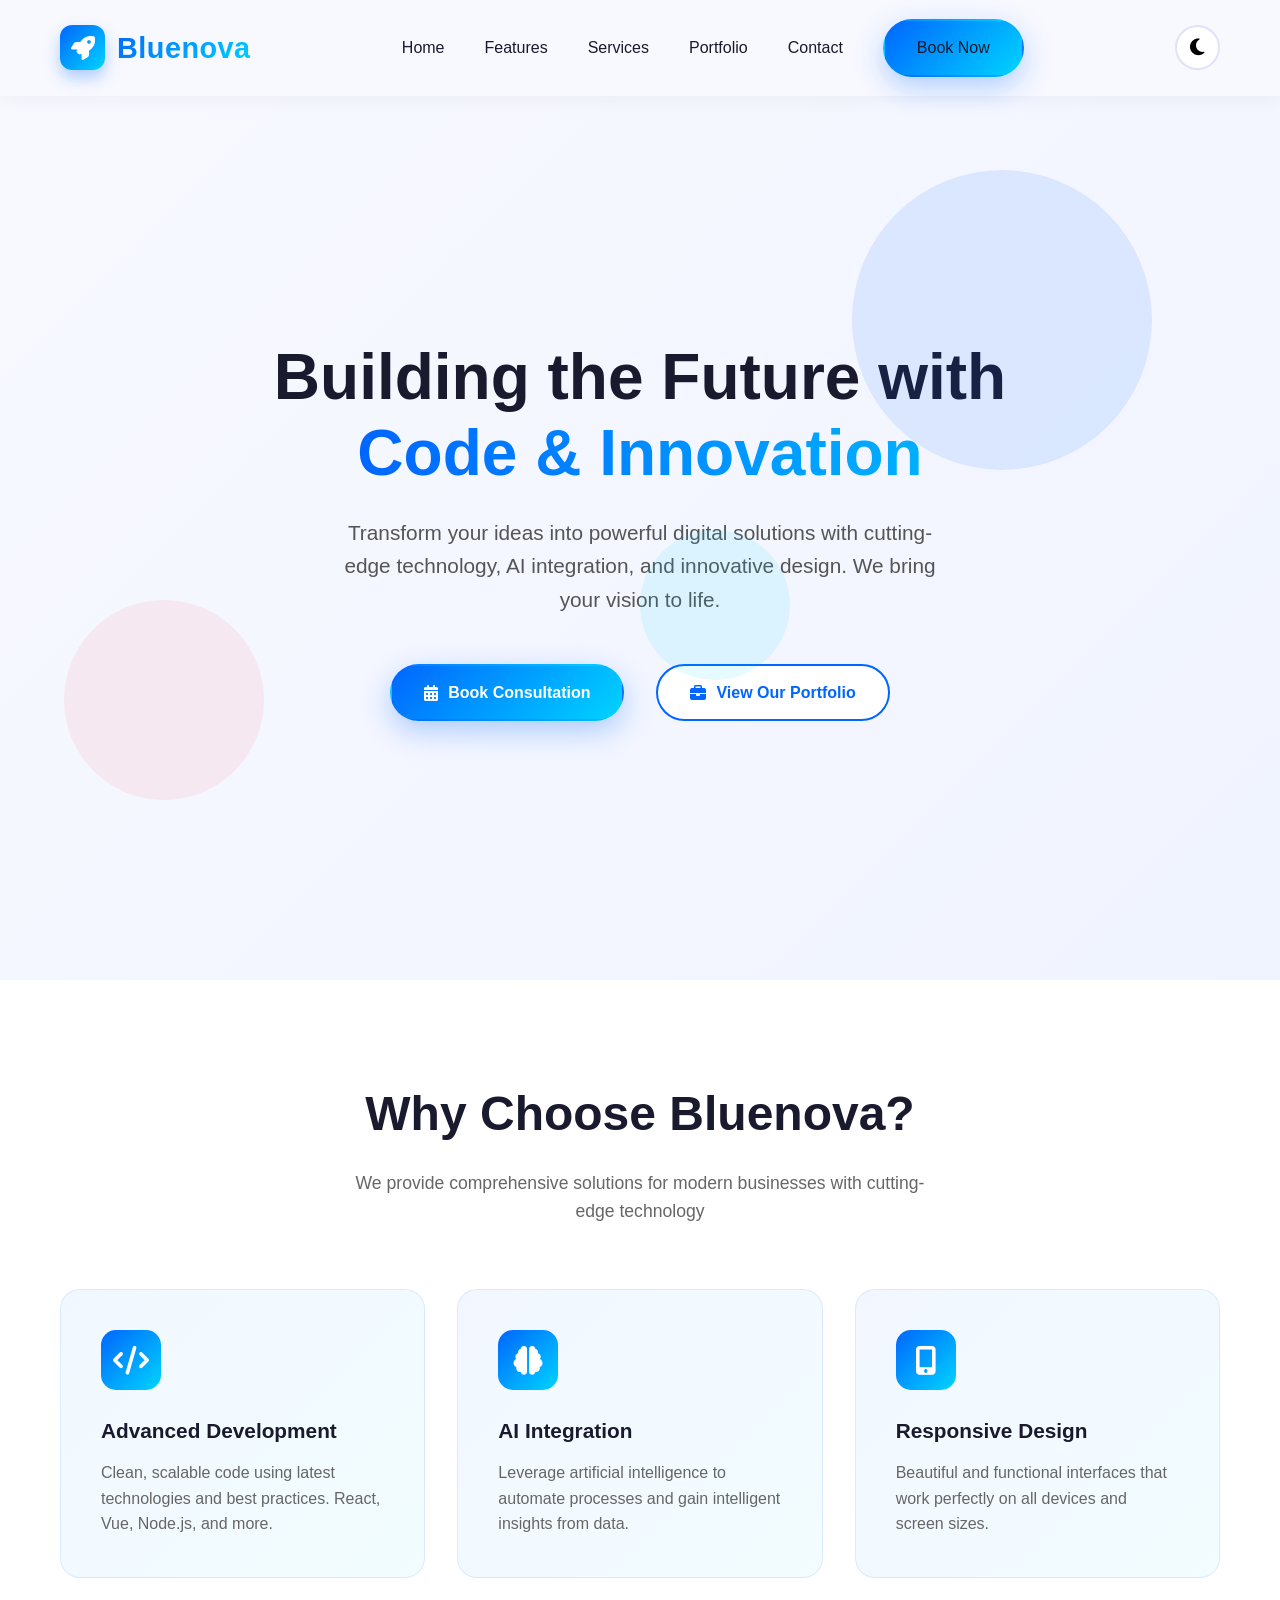
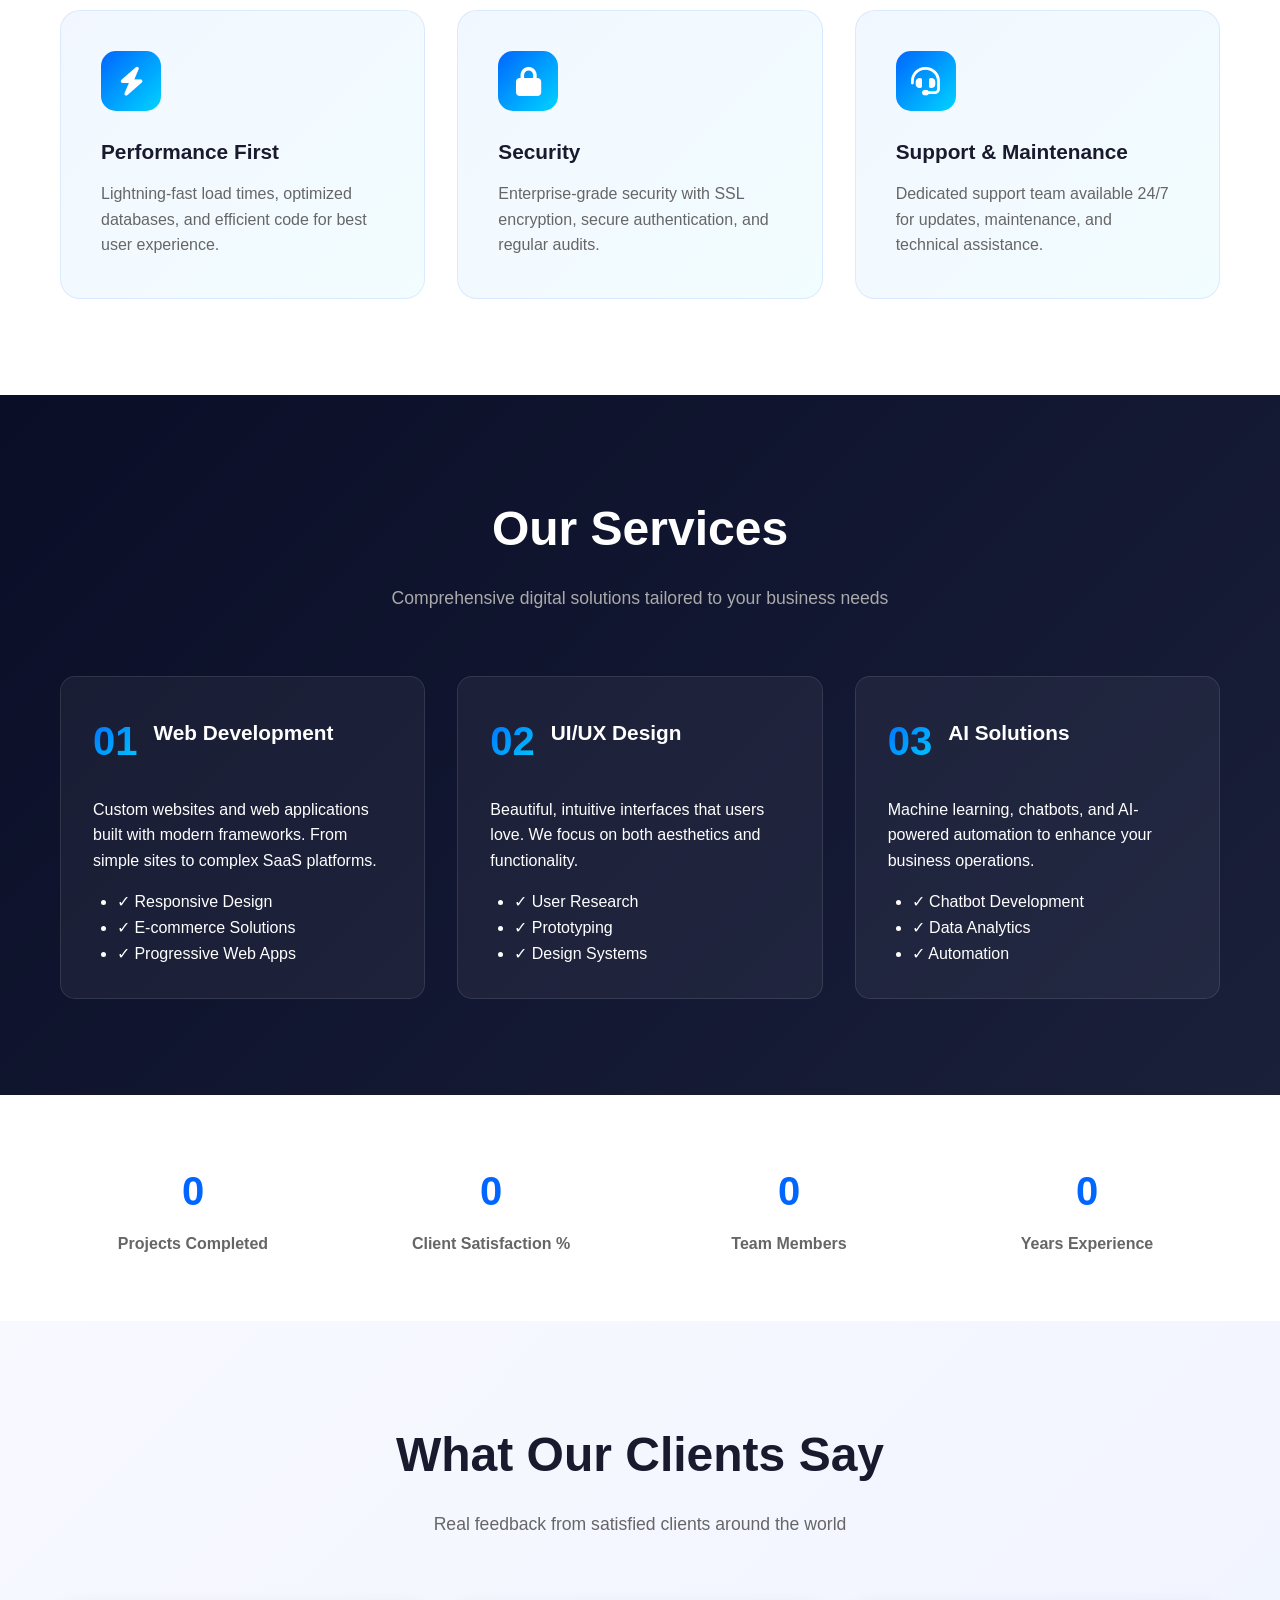
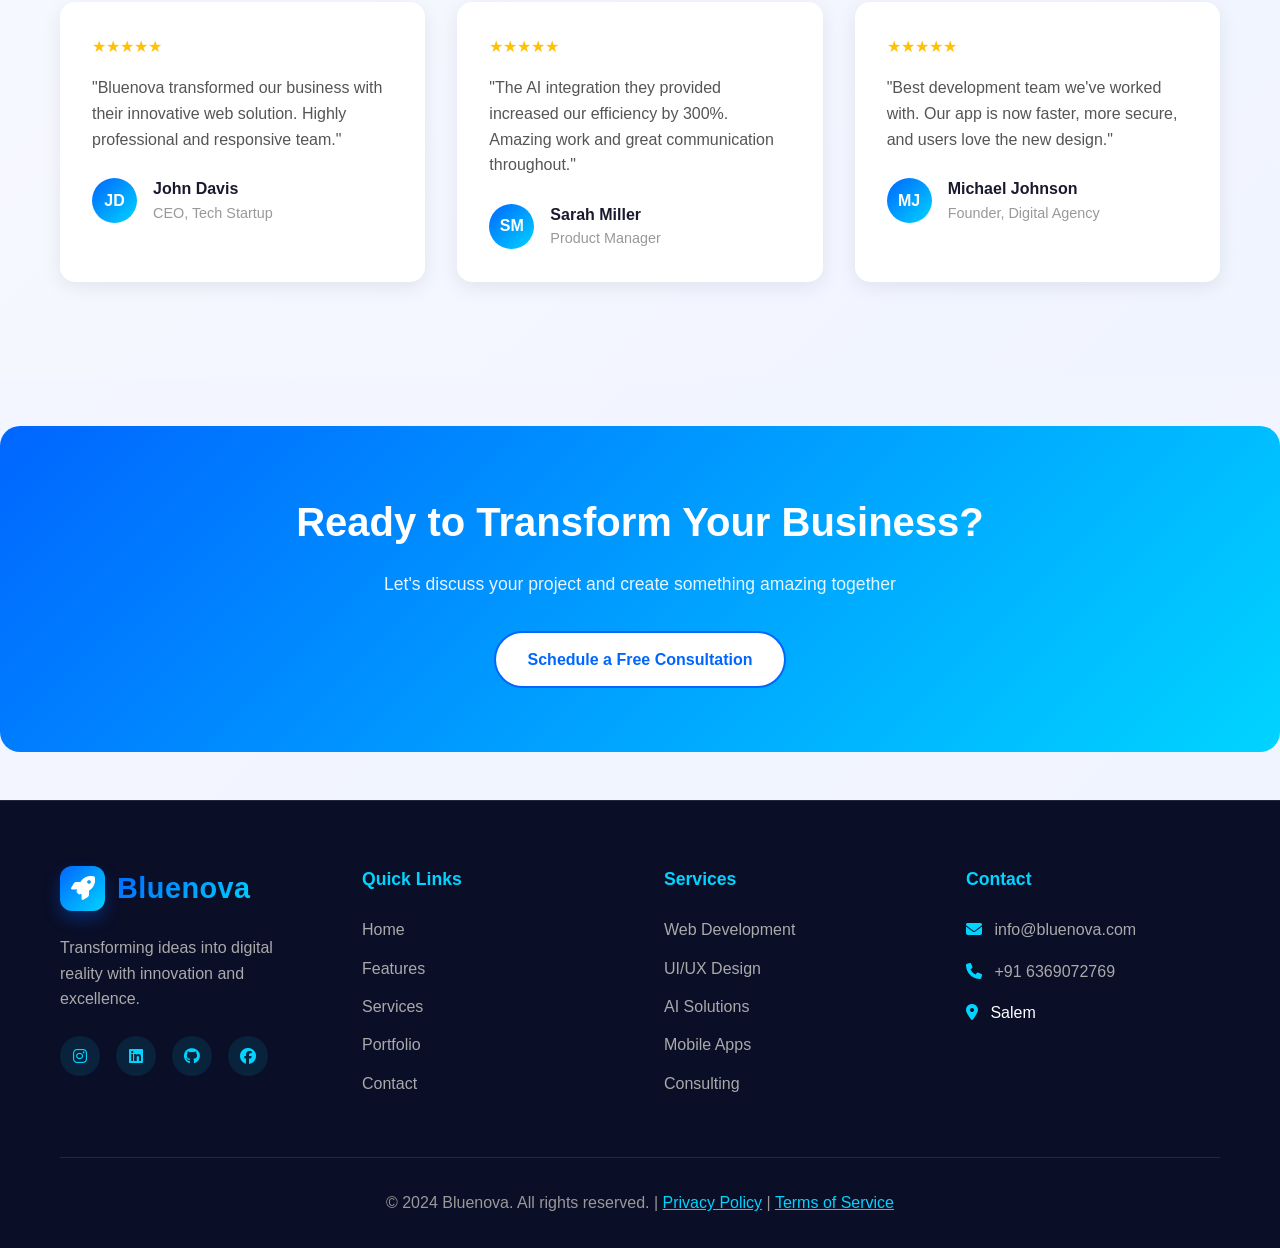
<file: index.html>
<!DOCTYPE html>
<html lang="en">
<head>
  <meta charset="UTF-8">
  <meta name="viewport" content="width=device-width, initial-scale=1.0">
  <meta name="description" content="Bluenova - Advanced Web Development, Software Solutions & AI Integration. Transform your ideas into powerful digital solutions.">
  <meta name="keywords" content="web development, software development, AI solutions, UI/UX design">
  <meta name="author" content="Bluenova">
  
  <meta property="og:title" content="Bluenova - Digital Innovation Solutions">
  <meta property="og:description" content="Building the future with cutting-edge technology and innovative design.">
  <meta property="og:type" content="website">
  
  <!-- Google Fonts -->
  <link href="https://fonts.googleapis.com/css2?family=Poppins:wght@300;400;500;600;700;800;900&family=Inter:wght@300;400;500;600;700&display=swap" rel="stylesheet">
  
  <!-- Font Awesome Icons -->
  <link rel="stylesheet" href="https://cdnjs.cloudflare.com/ajax/libs/font-awesome/6.4.0/css/all.min.css">
  
  <!-- Main CSS -->
  <link rel="stylesheet" href="main.css">
  
  <title>Bluenova - Digital Innovation & Web Solutions</title>

  <style>
    /* ====== LOGO STYLES ====== */
    .logo {
      display: flex;
      align-items: center;
      gap: 12px;
      text-decoration: none;
      color: var(--primary);
      font-weight: 800;
      font-size: 1.8rem;
      transition: all 0.3s ease;
      animation: fadeInPage 0.8s ease-out;
    }

    .logo:hover {
      transform: scale(1.05);
      text-shadow: 0 0 20px rgba(0, 102, 255, 0.5);
    }

    .logo-icon {
      width: 45px;
      height: 45px;
      background: linear-gradient(135deg, var(--primary), var(--accent));
      border-radius: 12px;
      display: flex;
      align-items: center;
      justify-content: center;
      color: white;
      font-weight: 900;
      font-size: 1.5rem;
      box-shadow: 0 8px 16px rgba(0, 102, 255, 0.3);
      animation: float 3s ease-in-out infinite;
    }

    .logo-text {
      background: linear-gradient(135deg, var(--primary), var(--accent));
      -webkit-background-clip: text;
      -webkit-text-fill-color: transparent;
      background-clip: text;
      letter-spacing: 0.5px;
    }

    /* ====== ENHANCED NAVBAR ====== */
    header {
      position: fixed;
      top: 0;
      width: 100%;
      background: rgba(248, 249, 255, 0.95);
      backdrop-filter: blur(10px);
      z-index: 1000;
      box-shadow: 0 2px 20px rgba(0, 0, 0, 0.05);
      animation: slideInDown 0.6s ease-out;
    }

    @keyframes slideInDown {
      from {
        opacity: 0;
        transform: translateY(-50px);
      }
      to {
        opacity: 1;
        transform: translateY(0);
      }
    }

    header nav {
      display: flex;
      justify-content: space-between;
      align-items: center;
      padding: 1.2rem 0;
    }

    header nav ul {
      display: flex;
      list-style: none;
      gap: 2.5rem;
      align-items: center;
    }

    header nav a:not(.logo) {
      color: var(--text-dark);
      text-decoration: none;
      font-weight: 500;
      position: relative;
      transition: all 0.3s ease;
    }

    header nav a:not(.logo)::after {
      content: '';
      position: absolute;
      width: 0;
      height: 2px;
      bottom: -5px;
      left: 0;
      background: var(--primary);
      transition: width 0.3s ease;
    }

    header nav a:not(.logo):hover::after {
      width: 100%;
    }

    header nav a:not(.logo):hover {
      color: var(--primary);
    }

    .theme-toggle {
      width: 45px;
      height: 45px;
      border-radius: 50%;
      border: 2px solid var(--border-color);
      background: white;
      cursor: pointer;
      font-size: 1.2rem;
      transition: all 0.3s ease;
      display: flex;
      align-items: center;
      justify-content: center;
    }

    .theme-toggle:hover {
      border-color: var(--primary);
      transform: rotate(20deg);
      box-shadow: 0 0 15px rgba(0, 102, 255, 0.3);
    }

    .nav-toggle {
      display: none;
      flex-direction: column;
      gap: 6px;
      background: none;
      border: none;
      cursor: pointer;
      padding: 5px;
    }

    .nav-toggle span {
      width: 25px;
      height: 3px;
      background: var(--primary);
      border-radius: 2px;
      transition: all 0.3s ease;
    }

    /* ====== HERO SECTION ====== */
    .hero {
      margin-top: 80px;
      min-height: 100vh;
      display: flex;
      align-items: center;
      justify-content: center;
      background: linear-gradient(135deg, var(--light-bg) 0%, #f0f4ff 100%);
      position: relative;
      overflow: hidden;
    }

    .hero-content {
      text-align: center;
      max-width: 900px;
      z-index: 10;
      animation: fadeInPage 1s ease-out;
    }

    .hero h1 {
      font-size: 4rem;
      font-weight: 800;
      margin-bottom: 1.5rem;
      line-height: 1.2;
      color: var(--text-dark);
      animation: slideInUp 0.8s ease-out;
    }

    .hero h1 .gradient-text {
      background: linear-gradient(90deg, var(--primary), var(--accent), var(--secondary));
      background-size: 300% 300%;
      -webkit-background-clip: text;
      -webkit-text-fill-color: transparent;
      background-clip: text;
      animation: gradientShift 3s ease infinite;
    }

    .hero-tagline {
      font-size: 1.3rem;
      color: #555;
      margin-bottom: 3rem;
      max-width: 600px;
      margin-left: auto;
      margin-right: auto;
      animation: slideInUp 0.8s ease-out 0.2s backwards;
    }

    .hero-buttons {
      display: flex;
      justify-content: center;
      gap: 2rem;
      margin-top: 3rem;
      animation: slideInUp 0.8s ease-out 0.4s backwards;
      flex-wrap: wrap;
    }

    .btn {
      padding: 14px 32px;
      border-radius: 50px;
      text-decoration: none;
      font-weight: 600;
      display: inline-flex;
      align-items: center;
      gap: 10px;
      transition: all 0.3s cubic-bezier(0.4, 0, 0.2, 1);
      border: 2px solid transparent;
      cursor: pointer;
      font-size: 1rem;
    }

    .btn-primary {
      background: linear-gradient(135deg, var(--primary), var(--accent));
      color: white;
      box-shadow: 0 10px 30px rgba(0, 102, 255, 0.3);
    }

    .btn-primary:hover {
      transform: translateY(-3px);
      box-shadow: 0 15px 40px rgba(0, 102, 255, 0.5);
    }

    .btn-secondary {
      background: white;
      color: var(--primary);
      border-color: var(--primary);
    }

    .btn-secondary:hover {
      background: var(--primary);
      color: white;
    }

    /* ====== FLOATING SHAPES ====== */
    .shape {
      position: absolute;
      border-radius: 50%;
      opacity: 0.1;
      z-index: 1;
    }

    .shape-1 {
      width: 300px;
      height: 300px;
      background: var(--primary);
      top: 10%;
      right: 10%;
      animation: float 8s ease-in-out infinite;
    }

    .shape-2 {
      width: 200px;
      height: 200px;
      background: var(--secondary);
      bottom: 20%;
      left: 5%;
      animation: float 10s ease-in-out infinite 1s;
    }

    .shape-3 {
      width: 150px;
      height: 150px;
      background: var(--accent);
      top: 50%;
      left: 50%;
      animation: float 12s ease-in-out infinite 2s;
    }

    /* ====== FEATURES SECTION ====== */
    .features {
      padding: 6rem 0;
      background: white;
    }

    .section-title {
      text-align: center;
      margin-bottom: 4rem;
      animation: slideInUp 0.8s ease-out;
    }

    .section-title h2 {
      font-size: 3rem;
      margin-bottom: 1rem;
      color: var(--text-dark);
    }

    .section-title p {
      font-size: 1.1rem;
      color: #666;
      max-width: 600px;
      margin: 0 auto;
    }

    .features-grid {
      display: grid;
      grid-template-columns: repeat(auto-fit, minmax(300px, 1fr));
      gap: 2rem;
    }

    .feature-card {
      background: linear-gradient(135deg, rgba(0, 102, 255, 0.05), rgba(0, 212, 255, 0.05));
      padding: 2.5rem;
      border-radius: 20px;
      border: 1px solid rgba(0, 102, 255, 0.1);
      transition: all 0.3s cubic-bezier(0.4, 0, 0.2, 1);
      cursor: pointer;
      animation: slideInUp 0.8s ease-out forwards;
      opacity: 0;
    }

    .feature-card:nth-child(1) { animation-delay: 0.1s; }
    .feature-card:nth-child(2) { animation-delay: 0.2s; }
    .feature-card:nth-child(3) { animation-delay: 0.3s; }
    .feature-card:nth-child(4) { animation-delay: 0.4s; }
    .feature-card:nth-child(5) { animation-delay: 0.5s; }
    .feature-card:nth-child(6) { animation-delay: 0.6s; }

    .feature-card:hover {
      transform: translateY(-10px);
      background: linear-gradient(135deg, rgba(0, 102, 255, 0.1), rgba(0, 212, 255, 0.1));
      box-shadow: 0 20px 50px rgba(0, 102, 255, 0.15);
      border-color: rgba(0, 102, 255, 0.3);
    }

    .feature-icon {
      width: 60px;
      height: 60px;
      background: linear-gradient(135deg, var(--primary), var(--accent));
      border-radius: 15px;
      display: flex;
      align-items: center;
      justify-content: center;
      color: white;
      font-size: 1.8rem;
      margin-bottom: 1.5rem;
      animation: float 3s ease-in-out infinite;
    }

    .feature-card h3 {
      font-size: 1.3rem;
      margin-bottom: 0.8rem;
      color: var(--text-dark);
    }

    .feature-card p {
      color: #666;
      line-height: 1.6;
    }

    /* ====== SERVICES SECTION ====== */
    .services {
      padding: 6rem 0;
      background: linear-gradient(135deg, var(--dark-bg) 0%, #1a1f3a 100%);
      color: white;
    }

    .services .section-title h2,
    .services .section-title p {
      color: white;
    }

    .services .section-title p {
      color: #aaa;
    }

    .service-card {
      background: rgba(255, 255, 255, 0.05);
      padding: 2rem;
      border-radius: 15px;
      border: 1px solid rgba(255, 255, 255, 0.1);
      transition: all 0.3s ease;
      animation: slideInUp 0.8s ease-out forwards;
      opacity: 0;
    }

    .service-card:nth-child(1) { animation-delay: 0.1s; }
    .service-card:nth-child(2) { animation-delay: 0.2s; }
    .service-card:nth-child(3) { animation-delay: 0.3s; }

    .service-card:hover {
      background: rgba(0, 212, 255, 0.1);
      border-color: var(--accent);
      transform: translateY(-5px);
      box-shadow: 0 15px 40px rgba(0, 212, 255, 0.2);
    }

    .service-header {
      display: flex;
      align-items: center;
      gap: 1rem;
      margin-bottom: 1.5rem;
    }

    .service-number {
      font-size: 2.5rem;
      font-weight: 800;
      background: linear-gradient(135deg, var(--primary), var(--accent));
      -webkit-background-clip: text;
      -webkit-text-fill-color: transparent;
      background-clip: text;
    }

    .service-card h3 {
      font-size: 1.3rem;
      margin-bottom: 1rem;
    }

    /* ====== STATS SECTION ====== */
    .stats {
      padding: 4rem 0;
      background: white;
    }

    .stats-grid {
      display: grid;
      grid-template-columns: repeat(auto-fit, minmax(200px, 1fr));
      gap: 2rem;
      text-align: center;
    }

    .stat-item {
      animation: slideInUp 0.8s ease-out forwards;
      opacity: 0;
    }

    .stat-item:nth-child(1) { animation-delay: 0.1s; }
    .stat-item:nth-child(2) { animation-delay: 0.2s; }
    .stat-item:nth-child(3) { animation-delay: 0.3s; }
    .stat-item:nth-child(4) { animation-delay: 0.4s; }

    .stat-value {
      font-size: 2.5rem;
      font-weight: 800;
      color: var(--primary);
      margin-bottom: 0.5rem;
    }

    .stat-label {
      font-size: 1rem;
      color: #666;
      font-weight: 600;
    }

    /* ====== TESTIMONIALS SECTION ====== */
    .testimonials {
      padding: 6rem 0;
      background: linear-gradient(135deg, #f8f9ff 0%, #f0f4ff 100%);
    }

    .testimonial-grid {
      display: grid;
      grid-template-columns: repeat(auto-fit, minmax(280px, 1fr));
      gap: 2rem;
    }

    .testimonial {
      background: white;
      padding: 2rem;
      border-radius: 15px;
      box-shadow: 0 5px 20px rgba(0, 0, 0, 0.08);
      transition: all 0.3s ease;
      animation: slideInUp 0.8s ease-out forwards;
      opacity: 0;
    }

    .testimonial:nth-child(1) { animation-delay: 0.1s; }
    .testimonial:nth-child(2) { animation-delay: 0.2s; }
    .testimonial:nth-child(3) { animation-delay: 0.3s; }

    .testimonial:hover {
      transform: translateY(-5px);
      box-shadow: 0 15px 40px rgba(0, 102, 255, 0.15);
    }

    .stars {
      color: #ffc107;
      margin-bottom: 1rem;
      font-size: 1rem;
    }

    .testimonial p {
      color: #555;
      margin-bottom: 1.5rem;
      line-height: 1.6;
    }

    .author {
      display: flex;
      align-items: center;
      gap: 1rem;
    }

    .author-avatar {
      width: 45px;
      height: 45px;
      border-radius: 50%;
      background: linear-gradient(135deg, var(--primary), var(--accent));
      display: flex;
      align-items: center;
      justify-content: center;
      color: white;
      font-weight: bold;
      font-size: 1rem;
    }

    .author-name {
      font-weight: 600;
      color: var(--text-dark);
    }

    .author-title {
      font-size: 0.9rem;
      color: #999;
    }

    /* ====== CTA SECTION ====== */
    .cta {
      padding: 4rem 0;
      background: linear-gradient(135deg, var(--primary) 0%, var(--accent) 100%);
      color: white;
      text-align: center;
      border-radius: 20px;
      margin: 3rem 0;
      animation: slideInUp 0.8s ease-out;
    }

    .cta h2 {
      font-size: 2.5rem;
      margin-bottom: 1rem;
    }

    .cta p {
      font-size: 1.1rem;
      margin-bottom: 2rem;
      opacity: 0.9;
    }

    /* ====== FOOTER ====== */
    footer {
      background: var(--dark-bg);
      color: white;
      padding: 4rem 0 2rem;
      border-top: 1px solid rgba(255, 255, 255, 0.1);
    }

    .footer-content {
      display: grid;
      grid-template-columns: repeat(auto-fit, minmax(250px, 1fr));
      gap: 3rem;
      margin-bottom: 3rem;
    }

    .footer-section h4 {
      font-size: 1.1rem;
      margin-bottom: 1.5rem;
      color: var(--accent);
    }

    .footer-section ul {
      list-style: none;
    }

    .footer-section ul li {
      margin-bottom: 0.8rem;
    }

    .footer-section a {
      color: #aaa;
      text-decoration: none;
      transition: all 0.3s ease;
    }

    .footer-section a:hover {
      color: var(--accent);
      transform: translateX(5px);
    }

    .social-links {
      display: flex;
      gap: 1rem;
    }

    .social-links a {
      width: 40px;
      height: 40px;
      border-radius: 50%;
      background: rgba(0, 212, 255, 0.1);
      display: flex;
      align-items: center;
      justify-content: center;
      color: var(--accent);
      transition: all 0.3s ease;
    }

    .social-links a:hover {
      background: var(--accent);
      color: var(--dark-bg);
      transform: translateY(-3px);
    }

    .footer-bottom {
      text-align: center;
      padding-top: 2rem;
      border-top: 1px solid rgba(255, 255, 255, 0.1);
      color: #999;
    }

    /* ====== RESPONSIVE ====== */
    @media (max-width: 768px) {
      .nav-toggle {
        display: flex;
      }

      header nav ul {
        display: none;
        position: absolute;
        top: 70px;
        left: 0;
        right: 0;
        flex-direction: column;
        background: white;
        padding: 2rem;
        gap: 1rem;
        box-shadow: 0 10px 30px rgba(0, 0, 0, 0.1);
      }

      header nav ul.active {
        display: flex;
      }

      .hero h1 {
        font-size: 2.5rem;
      }

      .hero-buttons {
        gap: 1rem;
      }

      header nav a:not(.logo) {
        font-size: 1rem;
      }

      .section-title h2 {
        font-size: 2rem;
      }
    }

    /* ====== DARK MODE ====== */
    body.dark-mode {
      background: var(--dark-bg);
      color: var(--text-light);
    }

    body.dark-mode header {
      background: rgba(10, 14, 39, 0.95);
    }

    body.dark-mode header nav a:not(.logo) {
      color: var(--text-light);
    }

    body.dark-mode .hero {
      background: linear-gradient(135deg, #0a0e27 0%, #1a1f3a 100%);
    }

    body.dark-mode .features,
    body.dark-mode .stats {
      background: #1a1f3a;
      color: var(--text-light);
    }

    body.dark-mode .feature-card {
      background: rgba(0, 212, 255, 0.05);
      border-color: rgba(0, 212, 255, 0.1);
    }

    body.dark-mode .testimonial {
      background: #1a1f3a;
      color: var(--text-light);
    }

    body.dark-mode .testimonial p {
      color: #bbb;
    }

    body.dark-mode .section-title h2 {
      color: white;
    }

    body.dark-mode .section-title p {
      color: #aaa;
    }

    body.dark-mode input, 
    body.dark-mode textarea,
    body.dark-mode button {
      background: #2d3a5c;
      color: white;
      border-color: #3d4a6c;
    }
  </style>
</head>
<body>

  <!-- Scroll Progress Bar -->
  <div class="scroll-progress"></div>

  <!-- Navbar -->
  <header>
    <div class="container">
      <nav>
        <a href="index.html" class="logo">
          <div class="logo-icon">
            <i class="fas fa-rocket"></i>
          </div>
          <span class="logo-text">Bluenova</span>
        </a>
        
        <ul id="nav-menu">
          <li><a href="#home">Home</a></li>
          <li><a href="#features">Features</a></li>
          <li><a href="#services">Services</a></li>
          <li><a href="works.html">Portfolio</a></li>
          <li><a href="contact.html">Contact</a></li>
          <li><a href="book.html" class="btn btn-primary">Book Now</a></li>
        </ul>

        <button class="theme-toggle" id="theme-toggle" title="Toggle Dark Mode">
          <i class="fas fa-moon"></i>
        </button>
        <button class="nav-toggle" id="nav-toggle">
          <span></span>
          <span></span>
          <span></span>
        </button>
      </nav>
    </div>
  </header>

  <!-- Hero Section -->
  <section class="hero" id="home">
    <div class="shape shape-1"></div>
    <div class="shape shape-2"></div>
    <div class="shape shape-3"></div>
    
    <div class="container">
      <div class="hero-content">
        <h1>Building the Future with <span class="gradient-text">Code & Innovation</span></h1>
        
        <p class="hero-tagline">
          Transform your ideas into powerful digital solutions with cutting-edge technology, AI integration, and innovative design. We bring your vision to life.
        </p>

        <div class="hero-buttons">
          <a href="book.html" class="btn btn-primary">
            <i class="fas fa-calendar-alt"></i> Book Consultation
          </a>
          <a href="works.html" class="btn btn-secondary">
            <i class="fas fa-briefcase"></i> View Our Portfolio
          </a>
        </div>
      </div>
    </div>
  </section>

  <!-- Features Section -->
  <section class="features" id="features">
    <div class="container">
      <div class="section-title">
        <h2>Why Choose Bluenova?</h2>
        <p>We provide comprehensive solutions for modern businesses with cutting-edge technology</p>
      </div>

      <div class="features-grid">
        <div class="feature-card">
          <div class="feature-icon">
            <i class="fas fa-code"></i>
          </div>
          <h3>Advanced Development</h3>
          <p>Clean, scalable code using latest technologies and best practices. React, Vue, Node.js, and more.</p>
        </div>

        <div class="feature-card">
          <div class="feature-icon">
            <i class="fas fa-brain"></i>
          </div>
          <h3>AI Integration</h3>
          <p>Leverage artificial intelligence to automate processes and gain intelligent insights from data.</p>
        </div>

        <div class="feature-card">
          <div class="feature-icon">
            <i class="fas fa-mobile-alt"></i>
          </div>
          <h3>Responsive Design</h3>
          <p>Beautiful and functional interfaces that work perfectly on all devices and screen sizes.</p>
        </div>

        <div class="feature-card">
          <div class="feature-icon">
            <i class="fas fa-zap"></i>
          </div>
          <h3>Performance First</h3>
          <p>Lightning-fast load times, optimized databases, and efficient code for best user experience.</p>
        </div>

        <div class="feature-card">
          <div class="feature-icon">
            <i class="fas fa-lock"></i>
          </div>
          <h3>Security</h3>
          <p>Enterprise-grade security with SSL encryption, secure authentication, and regular audits.</p>
        </div>

        <div class="feature-card">
          <div class="feature-icon">
            <i class="fas fa-headset"></i>
          </div>
          <h3>Support & Maintenance</h3>
          <p>Dedicated support team available 24/7 for updates, maintenance, and technical assistance.</p>
        </div>
      </div>
    </div>
  </section>

  <!-- Services Section -->
  <section class="services" id="services">
    <div class="container">
      <div class="section-title">
        <h2>Our Services</h2>
        <p>Comprehensive digital solutions tailored to your business needs</p>
      </div>

      <div class="features-grid">
        <div class="service-card">
          <div class="service-header">
            <span class="service-number">01</span>
            <h3>Web Development</h3>
          </div>
          <p>Custom websites and web applications built with modern frameworks. From simple sites to complex SaaS platforms.</p>
          <ul style="margin-top: 1rem; padding-left: 1.5rem;">
            <li>✓ Responsive Design</li>
            <li>✓ E-commerce Solutions</li>
            <li>✓ Progressive Web Apps</li>
          </ul>
        </div>

        <div class="service-card">
          <div class="service-header">
            <span class="service-number">02</span>
            <h3>UI/UX Design</h3>
          </div>
          <p>Beautiful, intuitive interfaces that users love. We focus on both aesthetics and functionality.</p>
          <ul style="margin-top: 1rem; padding-left: 1.5rem;">
            <li>✓ User Research</li>
            <li>✓ Prototyping</li>
            <li>✓ Design Systems</li>
          </ul>
        </div>

        <div class="service-card">
          <div class="service-header">
            <span class="service-number">03</span>
            <h3>AI Solutions</h3>
          </div>
          <p>Machine learning, chatbots, and AI-powered automation to enhance your business operations.</p>
          <ul style="margin-top: 1rem; padding-left: 1.5rem;">
            <li>✓ Chatbot Development</li>
            <li>✓ Data Analytics</li>
            <li>✓ Automation</li>
          </ul>
        </div>
      </div>
    </div>
  </section>

  <!-- Stats Section -->
  <section class="stats">
    <div class="container">
      <div class="stats-grid">
        <div class="stat-item">
          <div class="stat-value" data-counter="150">0</div>
          <div class="stat-label">Projects Completed</div>
        </div>
        <div class="stat-item">
          <div class="stat-value" data-counter="98">0</div>
          <div class="stat-label">Client Satisfaction %</div>
        </div>
        <div class="stat-item">
          <div class="stat-value" data-counter="25">0</div>
          <div class="stat-label">Team Members</div>
        </div>
        <div class="stat-item">
          <div class="stat-value" data-counter="10">0</div>
          <div class="stat-label">Years Experience</div>
        </div>
      </div>
    </div>
  </section>

  <!-- Testimonials Section -->
  <section class="testimonials">
    <div class="container">
      <div class="section-title">
        <h2>What Our Clients Say</h2>
        <p>Real feedback from satisfied clients around the world</p>
      </div>

      <div class="testimonial-grid">
        <div class="testimonial">
          <div class="stars">★★★★★</div>
          <p>"Bluenova transformed our business with their innovative web solution. Highly professional and responsive team."</p>
          <div class="author">
            <div class="author-avatar">JD</div>
            <div>
              <div class="author-name">John Davis</div>
              <div class="author-title">CEO, Tech Startup</div>
            </div>
          </div>
        </div>

        <div class="testimonial">
          <div class="stars">★★★★★</div>
          <p>"The AI integration they provided increased our efficiency by 300%. Amazing work and great communication throughout."</p>
          <div class="author">
            <div class="author-avatar">SM</div>
            <div>
              <div class="author-name">Sarah Miller</div>
              <div class="author-title">Product Manager</div>
            </div>
          </div>
        </div>

        <div class="testimonial">
          <div class="stars">★★★★★</div>
          <p>"Best development team we've worked with. Our app is now faster, more secure, and users love the new design."</p>
          <div class="author">
            <div class="author-avatar">MJ</div>
            <div>
              <div class="author-name">Michael Johnson</div>
              <div class="author-title">Founder, Digital Agency</div>
            </div>
          </div>
        </div>
      </div>
    </div>
  </section>

  <!-- CTA Section -->
  <section class="cta">
    <div class="container">
      <h2>Ready to Transform Your Business?</h2>
      <p>Let's discuss your project and create something amazing together</p>
      <a href="book.html" class="btn btn-secondary">Schedule a Free Consultation</a>
    </div>
  </section>

  <!-- Footer -->
  <footer>
    <div class="container">
      <div class="footer-content">
        <div class="footer-section">
          <div class="logo" style="margin-bottom: 1.5rem;">
            <div class="logo-icon">
              <i class="fas fa-rocket"></i>
            </div>
            <span class="logo-text">Bluenova</span>
          </div>
          <p style="color: #aaa; margin-bottom: 1.5rem;">Transforming ideas into digital reality with innovation and excellence.</p>
          <div class="social-links">
            <a href="https://www.instagram.com/bluenova__official?igsh=MTRlMG1tZXdyZmRuMw=="><i class="fab fa-instagram"></i></a>
            <a href="#"><i class="fab fa-linkedin"></i></a>
            <a href="#"><i class="fab fa-github"></i></a>
            <a href="#"><i class="fab fa-facebook"></i></a>
          </div>
        </div>

        <div class="footer-section">
          <h4>Quick Links</h4>
          <ul>
            <li><a href="#home">Home</a></li>
            <li><a href="#features">Features</a></li>
            <li><a href="#services">Services</a></li>
            <li><a href="works.html">Portfolio</a></li>
            <li><a href="contact.html">Contact</a></li>
          </ul>
        </div>

        <div class="footer-section">
          <h4>Services</h4>
          <ul>
            <li><a href="#">Web Development</a></li>
            <li><a href="#">UI/UX Design</a></li>
            <li><a href="#">AI Solutions</a></li>
            <li><a href="#">Mobile Apps</a></li>
            <li><a href="#">Consulting</a></li>
          </ul>
        </div>

        <div class="footer-section">
          <h4>Contact</h4>
          <ul style="list-style: none;">
            <li style="margin-bottom: 1rem;">
              <i class="fas fa-envelope" style="margin-right: 0.5rem; color: var(--accent);"></i>
              <a href="mailto:info@bluenova.com">info@bluenova.com</a>
            </li>
            <li style="margin-bottom: 1rem;">
              <i class="fas fa-phone" style="margin-right: 0.5rem; color: var(--accent);"></i>
              <a href="+91 6369072769">+91 6369072769</a>
            </li>
            <li>
              <i class="fas fa-map-marker-alt" style="margin-right: 0.5rem; color: var(--accent);"></i>
              Salem
            </li>
          </ul>
        </div>
      </div>

      <div class="footer-bottom">
        <p>&copy; 2024 Bluenova. All rights reserved. | <a href="#" style="color: var(--accent);">Privacy Policy</a> | <a href="#" style="color: var(--accent);">Terms of Service</a></p>
      </div>
    </div>

  </footer>
</file>
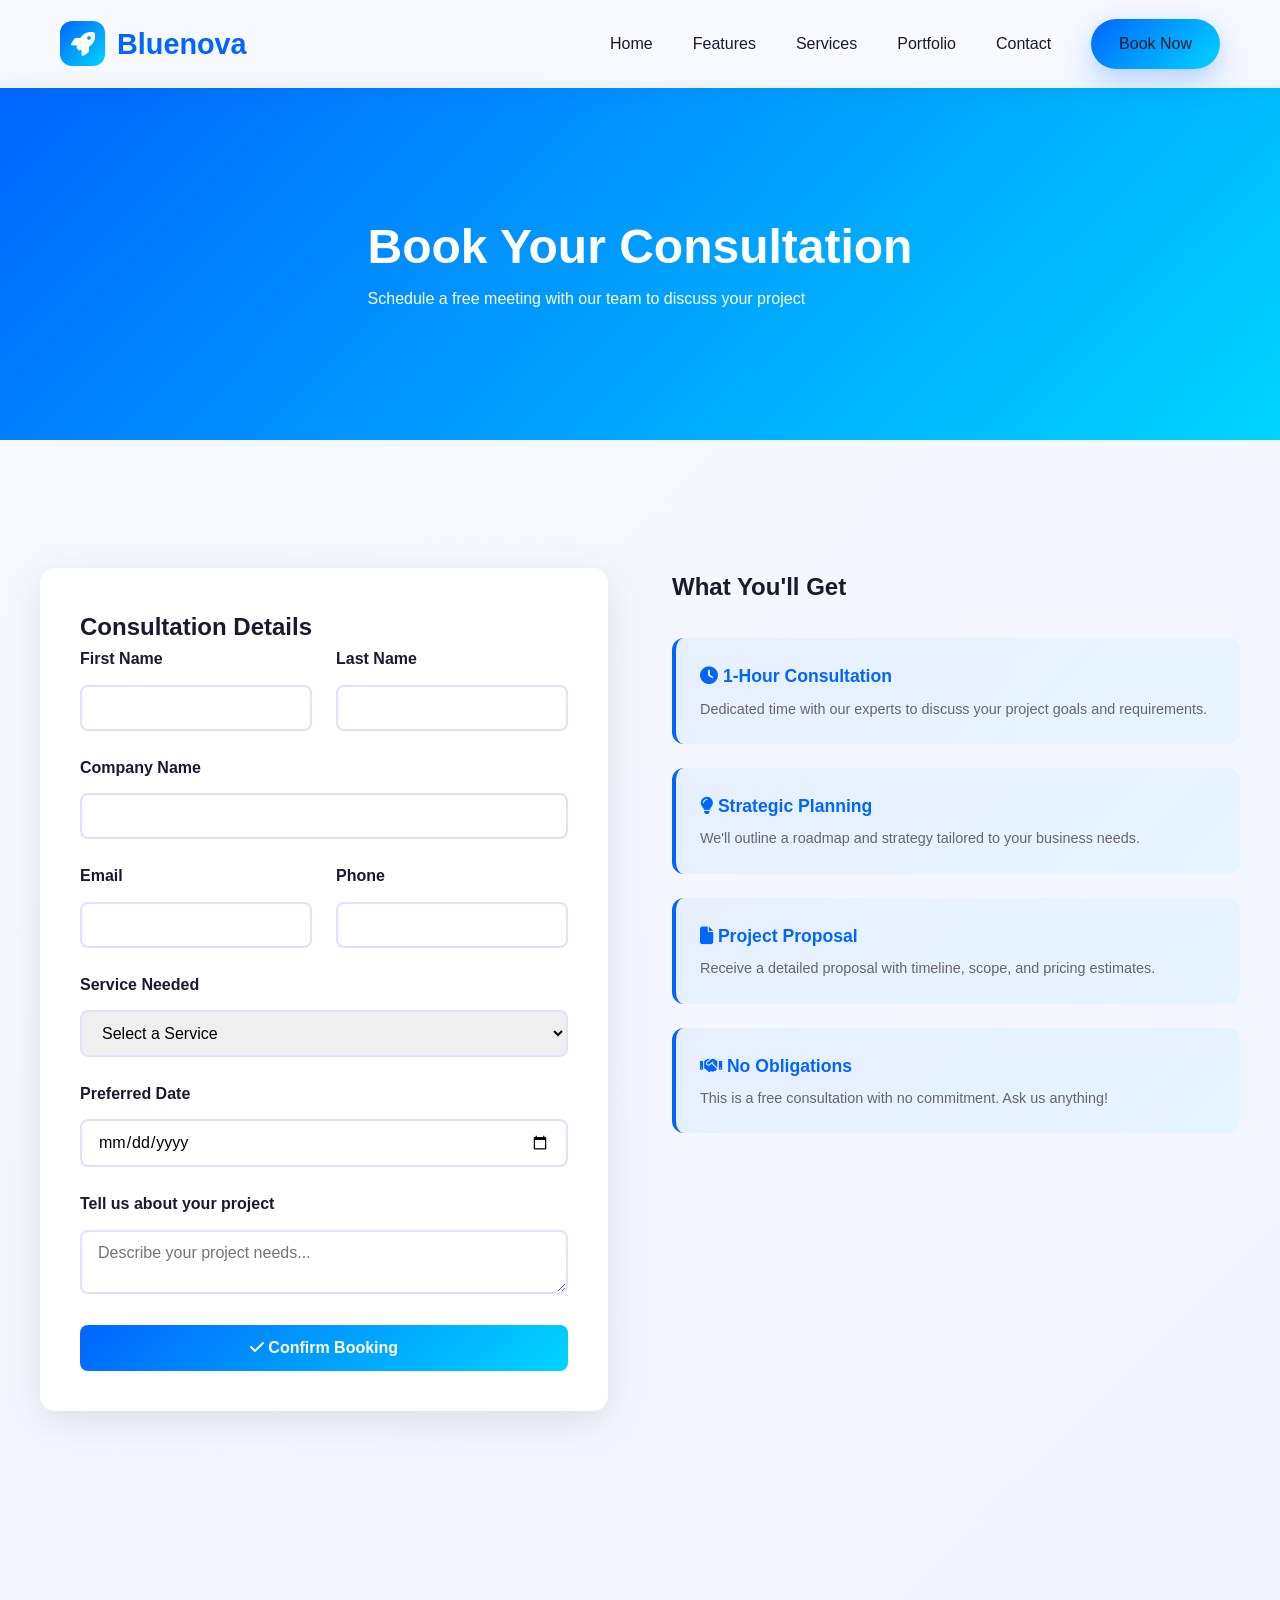
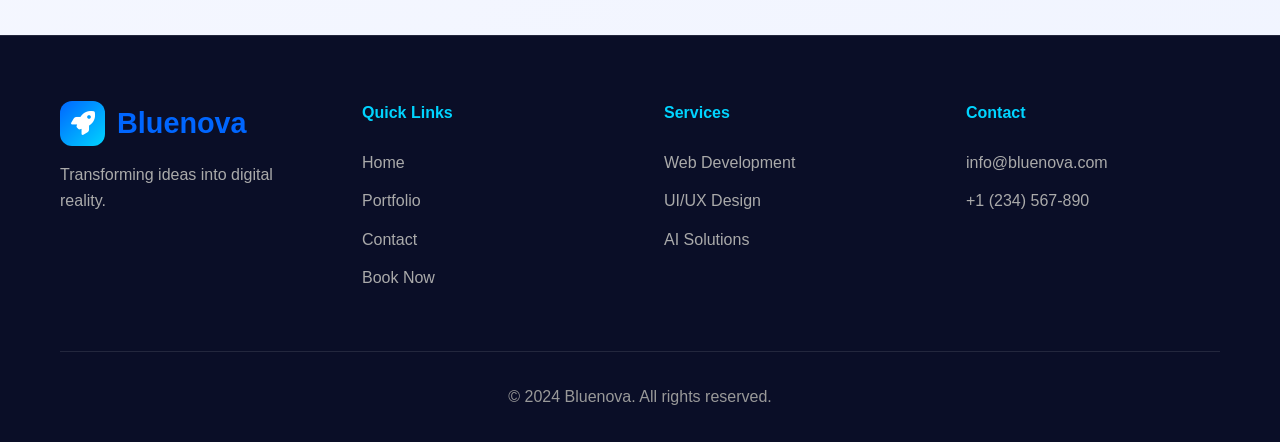
<file: book.html>
<!DOCTYPE html>
<html lang="en">
<head>
  <meta charset="UTF-8">
  <meta name="viewport" content="width=device-width, initial-scale=1.0">
  <meta name="description" content="Book a Consultation - Bluenova">
  <link href="https://fonts.googleapis.com/css2?family=Poppins:wght@300;400;500;600;700;800;900&family=Inter:wght@300;400;500;600;700&display=swap" rel="stylesheet">
  <link rel="stylesheet" href="https://cdnjs.cloudflare.com/ajax/libs/font-awesome/6.4.0/css/all.min.css">
  <link rel="stylesheet" href="main.css">
  <title>Book Consultation - Bluenova</title>
  <style>
    .booking-hero { margin-top: 80px; min-height: 40vh; display: flex; align-items: center; background: linear-gradient(135deg, var(--primary) 0%, var(--accent) 100%); color: white; }
    .booking-hero h1 { font-size: 3rem; font-weight: 800; }
    .booking-container { display: grid; grid-template-columns: 1fr 1fr; gap: 4rem; margin: 4rem 0; align-items: start; }
    .booking-form { background: white; padding: 2.5rem; border-radius: 15px; box-shadow: 0 10px 40px rgba(0, 0, 0, 0.1); animation: slideInLeft 0.8s ease-out; }
    .booking-benefits { animation: slideInRight 0.8s ease-out; }
    .benefit-item { background: linear-gradient(135deg, rgba(0, 102, 255, 0.05), rgba(0, 212, 255, 0.05)); padding: 1.5rem; border-radius: 12px; margin-bottom: 1.5rem; border-left: 4px solid var(--primary); animation: slideInUp 0.8s ease-out forwards; opacity: 0; }
    .benefit-item:nth-child(1) { animation-delay: 0.1s; }
    .benefit-item:nth-child(2) { animation-delay: 0.2s; }
    .benefit-item:nth-child(3) { animation-delay: 0.3s; }
    .benefit-item:nth-child(4) { animation-delay: 0.4s; }
    .benefit-item h3 { font-size: 1.1rem; margin-bottom: 0.5rem; color: var(--primary); }
    .benefit-item p { color: #666; font-size: 0.9rem; line-height: 1.5; }
    .form-group { margin-bottom: 1.5rem; }
    .form-group label { display: block; font-weight: 600; margin-bottom: 0.8rem; color: var(--text-dark); }
    .form-group input, .form-group select, .form-group textarea { width: 100%; padding: 12px 16px; border: 2px solid #e0e0ff; border-radius: 8px; font-family: inherit; font-size: 1rem; transition: all 0.3s ease; }
    .form-group input:focus, .form-group select:focus, .form-group textarea:focus { outline: none; border-color: var(--primary); box-shadow: 0 0 0 3px rgba(0, 102, 255, 0.1); }
    .form-row { display: grid; grid-template-columns: 1fr 1fr; gap: 1.5rem; }
    .btn-submit { width: 100%; padding: 14px; background: linear-gradient(135deg, var(--primary), var(--accent)); color: white; border: none; border-radius: 8px; font-weight: 600; font-size: 1rem; cursor: pointer; transition: all 0.3s ease; }
    .btn-submit:hover { transform: translateY(-3px); box-shadow: 0 10px 30px rgba(0, 102, 255, 0.3); }
    header { position: fixed; top: 0; width: 100%; background: rgba(248, 249, 255, 0.95); backdrop-filter: blur(10px); z-index: 1000; box-shadow: 0 2px 20px rgba(0, 0, 0, 0.05); }
    header nav { display: flex; justify-content: space-between; align-items: center; padding: 1.2rem 0; }
    .logo { display: flex; align-items: center; gap: 12px; text-decoration: none; color: var(--primary); font-weight: 800; font-size: 1.8rem; }
    .logo-icon { width: 45px; height: 45px; background: linear-gradient(135deg, var(--primary), var(--accent)); border-radius: 12px; display: flex; align-items: center; justify-content: center; color: white; font-size: 1.5rem; }
    header nav ul { display: flex; list-style: none; gap: 2.5rem; align-items: center; }
    header nav a:not(.logo) { color: var(--text-dark); text-decoration: none; font-weight: 500; transition: all 0.3s ease; }
    header nav a:not(.logo):hover { color: var(--primary); }
    .btn { padding: 12px 28px; border-radius: 50px; text-decoration: none; font-weight: 600; display: inline-flex; align-items: center; gap: 8px; transition: all 0.3s ease; border: none; cursor: pointer; }
    .btn-primary { background: linear-gradient(135deg, var(--primary), var(--accent)); color: white; box-shadow: 0 10px 30px rgba(0, 102, 255, 0.3); }
    .nav-toggle { display: none; flex-direction: column; gap: 6px; background: none; border: none; cursor: pointer; padding: 5px; }
    .nav-toggle span { width: 25px; height: 3px; background: var(--primary); border-radius: 2px; transition: all 0.3s ease; }
    footer { background: var(--dark-bg); color: white; padding: 4rem 0 2rem; border-top: 1px solid rgba(255, 255, 255, 0.1); margin-top: 6rem; }
    .footer-content { display: grid; grid-template-columns: repeat(auto-fit, minmax(250px, 1fr)); gap: 3rem; margin-bottom: 3rem; }
    .footer-section h4 { color: var(--accent); margin-bottom: 1.5rem; }
    .footer-section ul { list-style: none; }
    .footer-section ul li { margin-bottom: 0.8rem; }
    .footer-section a { color: #aaa; text-decoration: none; transition: all 0.3s ease; }
    .footer-section a:hover { color: var(--accent); }
    .footer-bottom { text-align: center; padding-top: 2rem; border-top: 1px solid rgba(255, 255, 255, 0.1); color: #999; }
    @media (max-width: 768px) { .nav-toggle { display: flex; } header nav ul { display: none; position: absolute; top: 70px; left: 0; right: 0; flex-direction: column; background: white; padding: 2rem; gap: 1rem; box-shadow: 0 10px 30px rgba(0, 0, 0, 0.1); } header nav ul.active { display: flex; } .booking-container { grid-template-columns: 1fr; } .booking-hero h1 { font-size: 2rem; } .form-row { grid-template-columns: 1fr; } }
  </style>
</head>
<body>

  <header>
    <div class="container">
      <nav>
        <a href="index.html" class="logo"><div class="logo-icon"><i class="fas fa-rocket"></i></div><span>Bluenova</span></a>
        <button class="nav-toggle" id="nav-toggle"><span></span><span></span><span></span></button>
        <ul id="nav-menu">
          <li><a href="index.html">Home</a></li>
          <li><a href="index.html#features">Features</a></li>
          <li><a href="index.html#services">Services</a></li>
          <li><a href="works.html">Portfolio</a></li>
          <li><a href="contact.html">Contact</a></li>
          <li><a href="book.html" class="btn btn-primary">Book Now</a></li>
        </ul>
      </nav>
    </div>
  </header>

  <section class="booking-hero">
    <div class="container">
      <h1>Book Your Consultation</h1>
      <p>Schedule a free meeting with our team to discuss your project</p>
    </div>
  </section>

  <section class="container" style="padding: 4rem 0;">
    <div class="booking-container">
      <form class="booking-form" onsubmit="event.preventDefault(); alert('Thank you for booking! Our team will contact you shortly.');">
        <h2>Consultation Details</h2>
        
        <div class="form-row">
          <div class="form-group">
            <label for="fname">First Name</label>
            <input type="text" id="fname" name="fname" required>
          </div>
          <div class="form-group">
            <label for="lname">Last Name</label>
            <input type="text" id="lname" name="lname" required>
          </div>
        </div>

        <div class="form-group">
          <label for="company">Company Name</label>
          <input type="text" id="company" name="company">
        </div>

        <div class="form-row">
          <div class="form-group">
            <label for="email">Email</label>
            <input type="email" id="email" name="email" required>
          </div>
          <div class="form-group">
            <label for="phone">Phone</label>
            <input type="tel" id="phone" name="phone" required>
          </div>
        </div>

        <div class="form-group">
          <label for="service">Service Needed</label>
          <select id="service" name="service" required>
            <option value="">Select a Service</option>
            <option value="web">Web Development</option>
            <option value="design">UI/UX Design</option>
            <option value="ai">AI Solutions</option>
            <option value="other">Other</option>
          </select>
        </div>

        <div class="form-group">
          <label for="date">Preferred Date</label>
          <input type="date" id="date" name="date" required>
        </div>

        <div class="form-group">
          <label for="message">Tell us about your project</label>
          <textarea id="message" name="message" placeholder="Describe your project needs..." required></textarea>
        </div>

        <button type="submit" class="btn-submit"><i class="fas fa-check"></i> Confirm Booking</button>
      </form>

      <div class="booking-benefits">
        <h2 style="margin-bottom: 2rem;">What You'll Get</h2>

        <div class="benefit-item">
          <h3><i class="fas fa-clock"></i> 1-Hour Consultation</h3>
          <p>Dedicated time with our experts to discuss your project goals and requirements.</p>
        </div>

        <div class="benefit-item">
          <h3><i class="fas fa-lightbulb"></i> Strategic Planning</h3>
          <p>We'll outline a roadmap and strategy tailored to your business needs.</p>
        </div>

        <div class="benefit-item">
          <h3><i class="fas fa-file"></i> Project Proposal</h3>
          <p>Receive a detailed proposal with timeline, scope, and pricing estimates.</p>
        </div>

        <div class="benefit-item">
          <h3><i class="fas fa-handshake"></i> No Obligations</h3>
          <p>This is a free consultation with no commitment. Ask us anything!</p>
        </div>
      </div>
    </div>
  </section>

  <footer>
    <div class="container">
      <div class="footer-content">
        <div class="footer-section">
          <div class="logo"><div class="logo-icon"><i class="fas fa-rocket"></i></div><span>Bluenova</span></div>
          <p style="color: #aaa; margin-top: 1rem;">Transforming ideas into digital reality.</p>
        </div>
        <div class="footer-section">
          <h4>Quick Links</h4>
          <ul>
            <li><a href="index.html">Home</a></li>
            <li><a href="works.html">Portfolio</a></li>
            <li><a href="contact.html">Contact</a></li>
            <li><a href="book.html">Book Now</a></li>
          </ul>
        </div>
        <div class="footer-section">
          <h4>Services</h4>
          <ul>
            <li><a href="#">Web Development</a></li>
            <li><a href="#">UI/UX Design</a></li>
            <li><a href="#">AI Solutions</a></li>
          </ul>
        </div>
        <div class="footer-section">
          <h4>Contact</h4>
          <ul style="list-style: none;">
            <li><a href="mailto:info@bluenova.com">info@bluenova.com</a></li>
            <li><a href="tel:+1234567890">+1 (234) 567-890</a></li>
          </ul>
        </div>
      </div>
      <div class="footer-bottom">
        <p>&copy; 2024 Bluenova. All rights reserved.</p>
      </div>
    </div>
  </footer>

  <script>
    // Navigation toggle
    const navToggle = document.getElementById('nav-toggle');
    const navMenu = document.getElementById('nav-menu');
    
    navToggle.addEventListener('click', () => {
      navMenu.classList.toggle('active');
    });
    
    navMenu.querySelectorAll('a').forEach(link => {
      link.addEventListener('click', () => {
        navMenu.classList.remove('active');
      });
    });
  </script>
  <script src="main.js"></script>
</body>
</html>
</file>
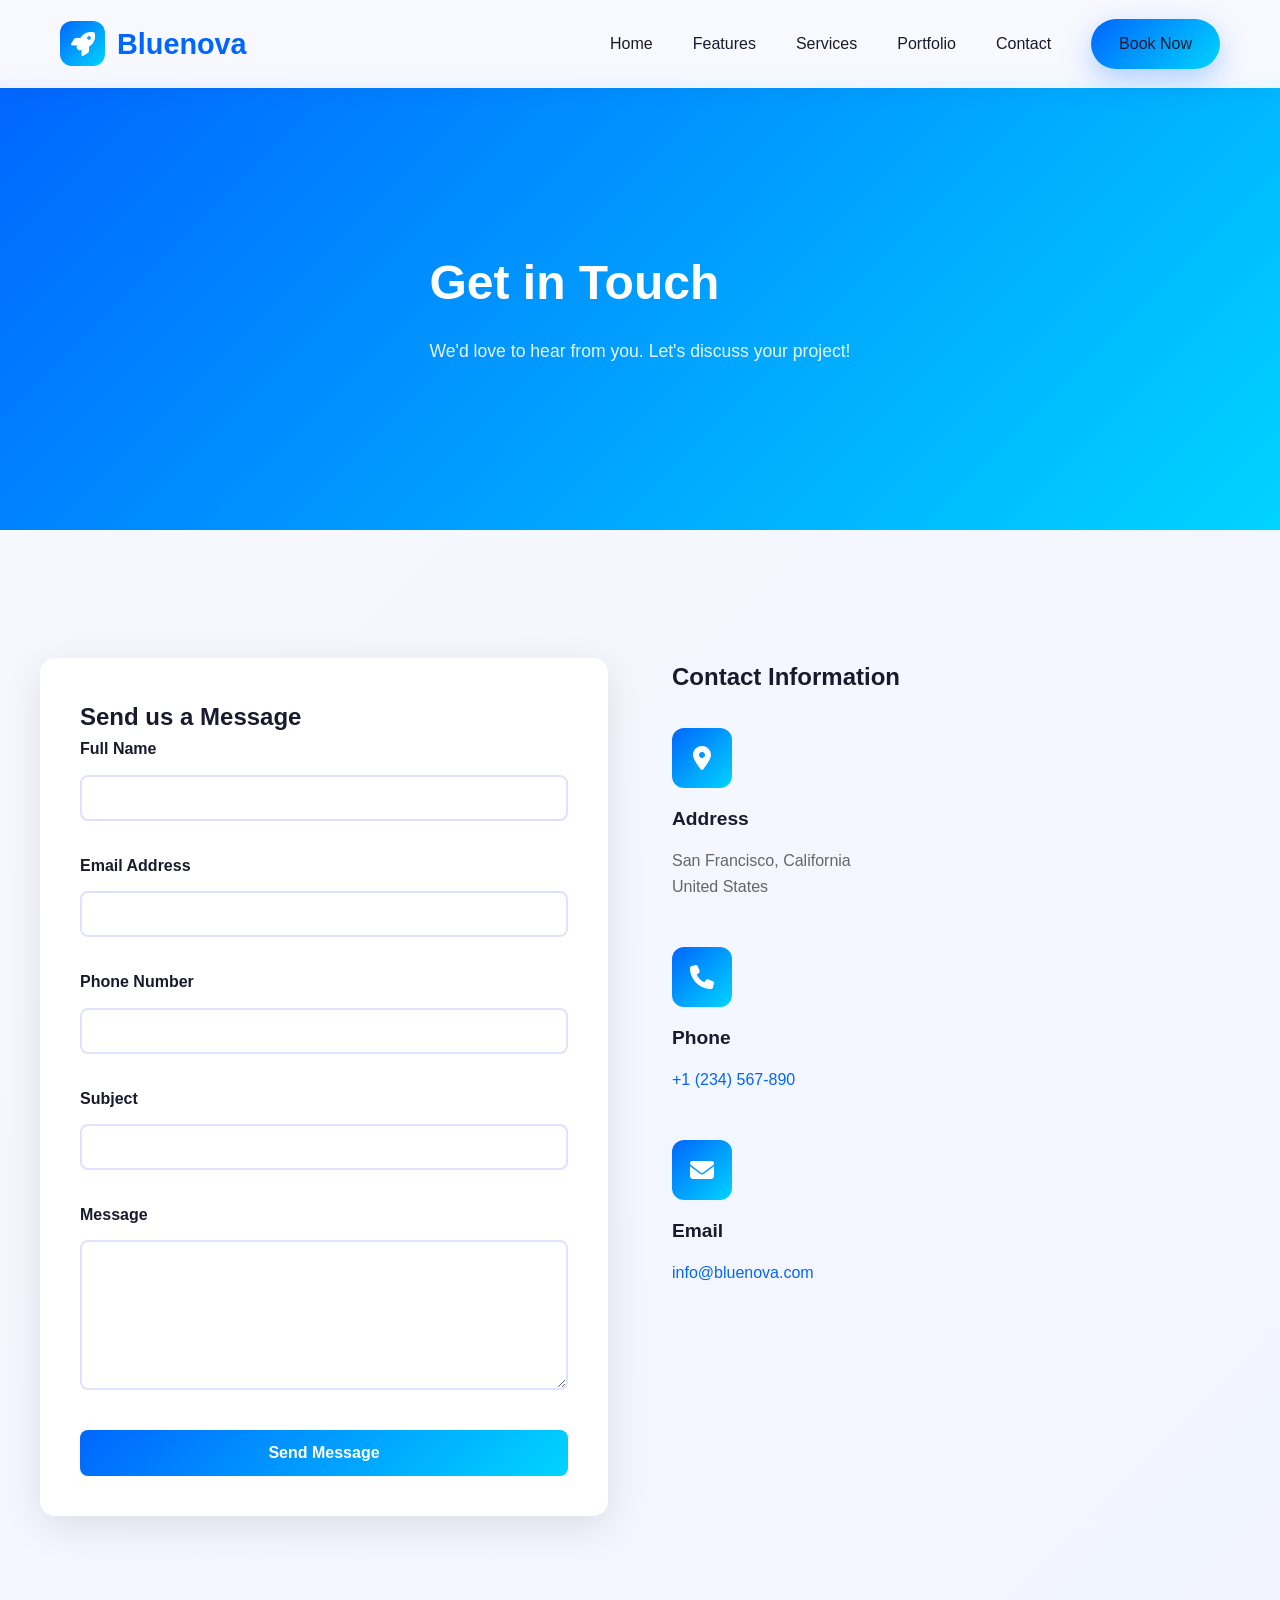
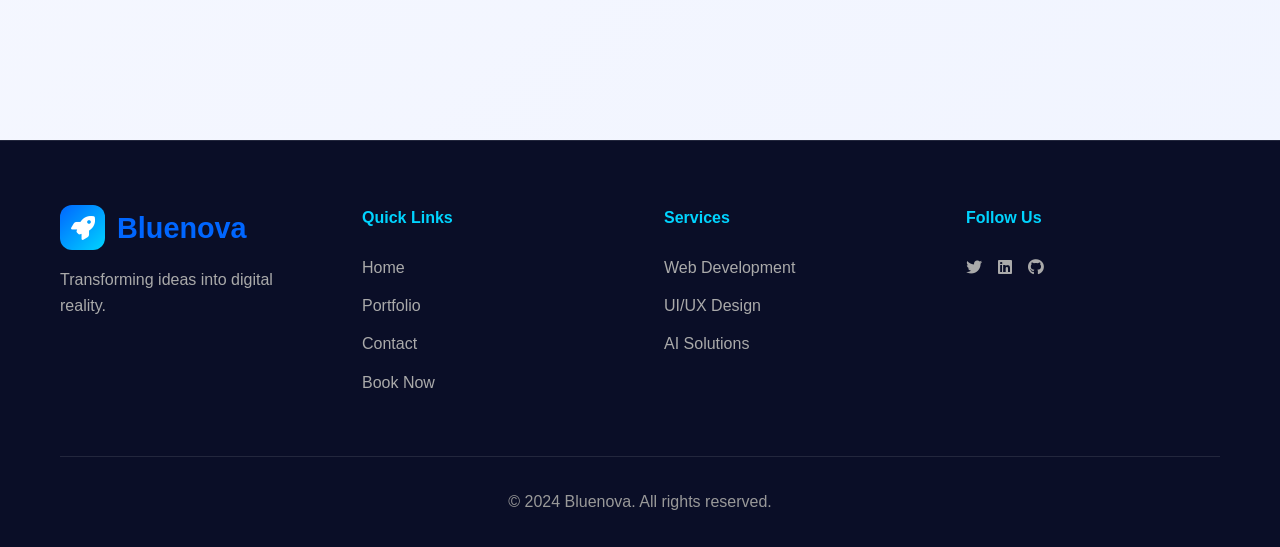
<file: contact.html>
<!DOCTYPE html>
<html lang="en">
<head>
  <meta charset="UTF-8">
  <meta name="viewport" content="width=device-width, initial-scale=1.0">
  <meta name="description" content="Contact Bluenova - Get in touch with us today">
  <link href="https://fonts.googleapis.com/css2?family=Poppins:wght@300;400;500;600;700;800;900&family=Inter:wght@300;400;500;600;700&display=swap" rel="stylesheet">
  <link rel="stylesheet" href="https://cdnjs.cloudflare.com/ajax/libs/font-awesome/6.4.0/css/all.min.css">
  <link rel="stylesheet" href="main.css">
  <title>Contact Us - Bluenova</title>
  <style>
    .contact-hero { margin-top: 80px; min-height: 50vh; display: flex; align-items: center; background: linear-gradient(135deg, var(--primary) 0%, var(--accent) 100%); color: white; }
    .contact-hero h1 { font-size: 3rem; font-weight: 800; margin-bottom: 1rem; animation: slideInUp 0.8s ease-out; }
    .contact-hero p { font-size: 1.1rem; opacity: 0.9; }
    .contact-container { display: grid; grid-template-columns: 1fr 1fr; gap: 4rem; margin: 4rem 0; align-items: start; }
    .contact-form { background: white; padding: 2.5rem; border-radius: 15px; box-shadow: 0 10px 40px rgba(0, 0, 0, 0.1); animation: slideInLeft 0.8s ease-out; }
    .contact-info { animation: slideInRight 0.8s ease-out; }
    .form-group { margin-bottom: 2rem; }
    .form-group label { display: block; font-weight: 600; margin-bottom: 0.8rem; color: var(--text-dark); }
    .form-group input, .form-group textarea { width: 100%; padding: 12px 16px; border: 2px solid #e0e0ff; border-radius: 8px; font-family: inherit; font-size: 1rem; transition: all 0.3s ease; }
    .form-group input:focus, .form-group textarea:focus { outline: none; border-color: var(--primary); box-shadow: 0 0 0 3px rgba(0, 102, 255, 0.1); }
    .form-group textarea { resize: vertical; min-height: 150px; }
    .btn-submit { width: 100%; padding: 14px; background: linear-gradient(135deg, var(--primary), var(--accent)); color: white; border: none; border-radius: 8px; font-weight: 600; font-size: 1rem; cursor: pointer; transition: all 0.3s ease; }
    .btn-submit:hover { transform: translateY(-3px); box-shadow: 0 10px 30px rgba(0, 102, 255, 0.3); }
    .info-item { margin-bottom: 3rem; animation: slideInUp 0.8s ease-out forwards; opacity: 0; }
    .info-item:nth-child(1) { animation-delay: 0.1s; }
    .info-item:nth-child(2) { animation-delay: 0.2s; }
    .info-item:nth-child(3) { animation-delay: 0.3s; }
    .info-icon { width: 60px; height: 60px; background: linear-gradient(135deg, var(--primary), var(--accent)); border-radius: 12px; display: flex; align-items: center; justify-content: center; color: white; font-size: 1.5rem; margin-bottom: 1rem; }
    .info-item h3 { font-size: 1.2rem; margin-bottom: 0.8rem; color: var(--text-dark); }
    .info-item p { color: #666; line-height: 1.6; }
    header { position: fixed; top: 0; width: 100%; background: rgba(248, 249, 255, 0.95); backdrop-filter: blur(10px); z-index: 1000; box-shadow: 0 2px 20px rgba(0, 0, 0, 0.05); }
    header nav { display: flex; justify-content: space-between; align-items: center; padding: 1.2rem 0; }
    .logo { display: flex; align-items: center; gap: 12px; text-decoration: none; color: var(--primary); font-weight: 800; font-size: 1.8rem; }
    .logo-icon { width: 45px; height: 45px; background: linear-gradient(135deg, var(--primary), var(--accent)); border-radius: 12px; display: flex; align-items: center; justify-content: center; color: white; font-size: 1.5rem; }
    header nav ul { display: flex; list-style: none; gap: 2.5rem; align-items: center; }
    header nav a:not(.logo) { color: var(--text-dark); text-decoration: none; font-weight: 500; transition: all 0.3s ease; }
    header nav a:not(.logo):hover { color: var(--primary); }
    .btn { padding: 12px 28px; border-radius: 50px; text-decoration: none; font-weight: 600; display: inline-flex; align-items: center; gap: 8px; transition: all 0.3s ease; border: none; cursor: pointer; }
    .btn-primary { background: linear-gradient(135deg, var(--primary), var(--accent)); color: white; box-shadow: 0 10px 30px rgba(0, 102, 255, 0.3); }
    .nav-toggle { display: none; flex-direction: column; gap: 6px; background: none; border: none; cursor: pointer; padding: 5px; }
    .nav-toggle span { width: 25px; height: 3px; background: var(--primary); border-radius: 2px; transition: all 0.3s ease; }
    footer { background: var(--dark-bg); color: white; padding: 4rem 0 2rem; border-top: 1px solid rgba(255, 255, 255, 0.1); margin-top: 6rem; }
    .footer-content { display: grid; grid-template-columns: repeat(auto-fit, minmax(250px, 1fr)); gap: 3rem; margin-bottom: 3rem; }
    .footer-section h4 { color: var(--accent); margin-bottom: 1.5rem; }
    .footer-section ul { list-style: none; }
    .footer-section ul li { margin-bottom: 0.8rem; }
    .footer-section a { color: #aaa; text-decoration: none; transition: all 0.3s ease; }
    .footer-section a:hover { color: var(--accent); }
    .footer-bottom { text-align: center; padding-top: 2rem; border-top: 1px solid rgba(255, 255, 255, 0.1); color: #999; }
    @media (max-width: 768px) { .nav-toggle { display: flex; } header nav ul { display: none; position: absolute; top: 70px; left: 0; right: 0; flex-direction: column; background: white; padding: 2rem; gap: 1rem; box-shadow: 0 10px 30px rgba(0, 0, 0, 0.1); } header nav ul.active { display: flex; } .contact-container { grid-template-columns: 1fr; } .contact-hero h1 { font-size: 2rem; } }
  </style>
</head>
<body>

  <header>
    <div class="container">
      <nav>
        <a href="index.html" class="logo"><div class="logo-icon"><i class="fas fa-rocket"></i></div><span>Bluenova</span></a>
        <button class="nav-toggle" id="nav-toggle"><span></span><span></span><span></span></button>
        <ul id="nav-menu">
          <li><a href="index.html">Home</a></li>
          <li><a href="index.html#features">Features</a></li>
          <li><a href="index.html#services">Services</a></li>
          <li><a href="works.html">Portfolio</a></li>
          <li><a href="contact.html">Contact</a></li>
          <li><a href="book.html" class="btn btn-primary">Book Now</a></li>
        </ul>
      </nav>
    </div>
  </header>

  <section class="contact-hero">
    <div class="container">
      <h1>Get in Touch</h1>
      <p>We'd love to hear from you. Let's discuss your project!</p>
    </div>
  </section>

  <section class="container" style="padding: 4rem 0;">
    <div class="contact-container">
      <form class="contact-form" onsubmit="event.preventDefault(); alert('Thank you for your message! We will get back to you soon.');">
        <h2>Send us a Message</h2>
        <div class="form-group">
          <label for="name">Full Name</label>
          <input type="text" id="name" name="name" required>
        </div>
        <div class="form-group">
          <label for="email">Email Address</label>
          <input type="email" id="email" name="email" required>
        </div>
        <div class="form-group">
          <label for="phone">Phone Number</label>
          <input type="tel" id="phone" name="phone">
        </div>
        <div class="form-group">
          <label for="subject">Subject</label>
          <input type="text" id="subject" name="subject" required>
        </div>
        <div class="form-group">
          <label for="message">Message</label>
          <textarea id="message" name="message" required></textarea>
        </div>
        <button type="submit" class="btn-submit">Send Message</button>
      </form>

      <div class="contact-info">
        <h2 style="margin-bottom: 2rem;">Contact Information</h2>
        
        <div class="info-item">
          <div class="info-icon">
            <i class="fas fa-map-marker-alt"></i>
          </div>
          <h3>Address</h3>
          <p>San Francisco, California<br>United States</p>
        </div>

        <div class="info-item">
          <div class="info-icon">
            <i class="fas fa-phone"></i>
          </div>
          <h3>Phone</h3>
          <p><a href="tel:+1234567890" style="color: var(--primary); text-decoration: none;">+1 (234) 567-890</a></p>
        </div>

        <div class="info-item">
          <div class="info-icon">
            <i class="fas fa-envelope"></i>
          </div>
          <h3>Email</h3>
          <p><a href="mailto:info@bluenova.com" style="color: var(--primary); text-decoration: none;">info@bluenova.com</a></p>
        </div>
      </div>
    </div>
  </section>

  <footer>
    <div class="container">
      <div class="footer-content">
        <div class="footer-section">
          <div class="logo"><div class="logo-icon"><i class="fas fa-rocket"></i></div><span>Bluenova</span></div>
          <p style="color: #aaa; margin-top: 1rem;">Transforming ideas into digital reality.</p>
        </div>
        <div class="footer-section">
          <h4>Quick Links</h4>
          <ul>
            <li><a href="index.html">Home</a></li>
            <li><a href="works.html">Portfolio</a></li>
            <li><a href="contact.html">Contact</a></li>
            <li><a href="book.html">Book Now</a></li>
          </ul>
        </div>
        <div class="footer-section">
          <h4>Services</h4>
          <ul>
            <li><a href="#">Web Development</a></li>
            <li><a href="#">UI/UX Design</a></li>
            <li><a href="#">AI Solutions</a></li>
          </ul>
        </div>
        <div class="footer-section">
          <h4>Follow Us</h4>
          <ul style="list-style: none; display: flex; gap: 1rem;">
            <li><a href="#"><i class="fab fa-twitter"></i></a></li>
            <li><a href="#"><i class="fab fa-linkedin"></i></a></li>
            <li><a href="#"><i class="fab fa-github"></i></a></li>
          </ul>
        </div>
      </div>
      <div class="footer-bottom">
        <p>&copy; 2024 Bluenova. All rights reserved.</p>
      </div>
    </div>
  </footer>

  <script>
    const navToggle = document.getElementById('nav-toggle');
    const navMenu = document.getElementById('nav-menu');
    
    navToggle.addEventListener('click', () => {
      navMenu.classList.toggle('active');
    });
    
    navMenu.querySelectorAll('a').forEach(link => {
      link.addEventListener('click', () => {
        navMenu.classList.remove('active');
      });
    });
  </script>
  <script src="main.js"></script>
</body>
</html>
</file>
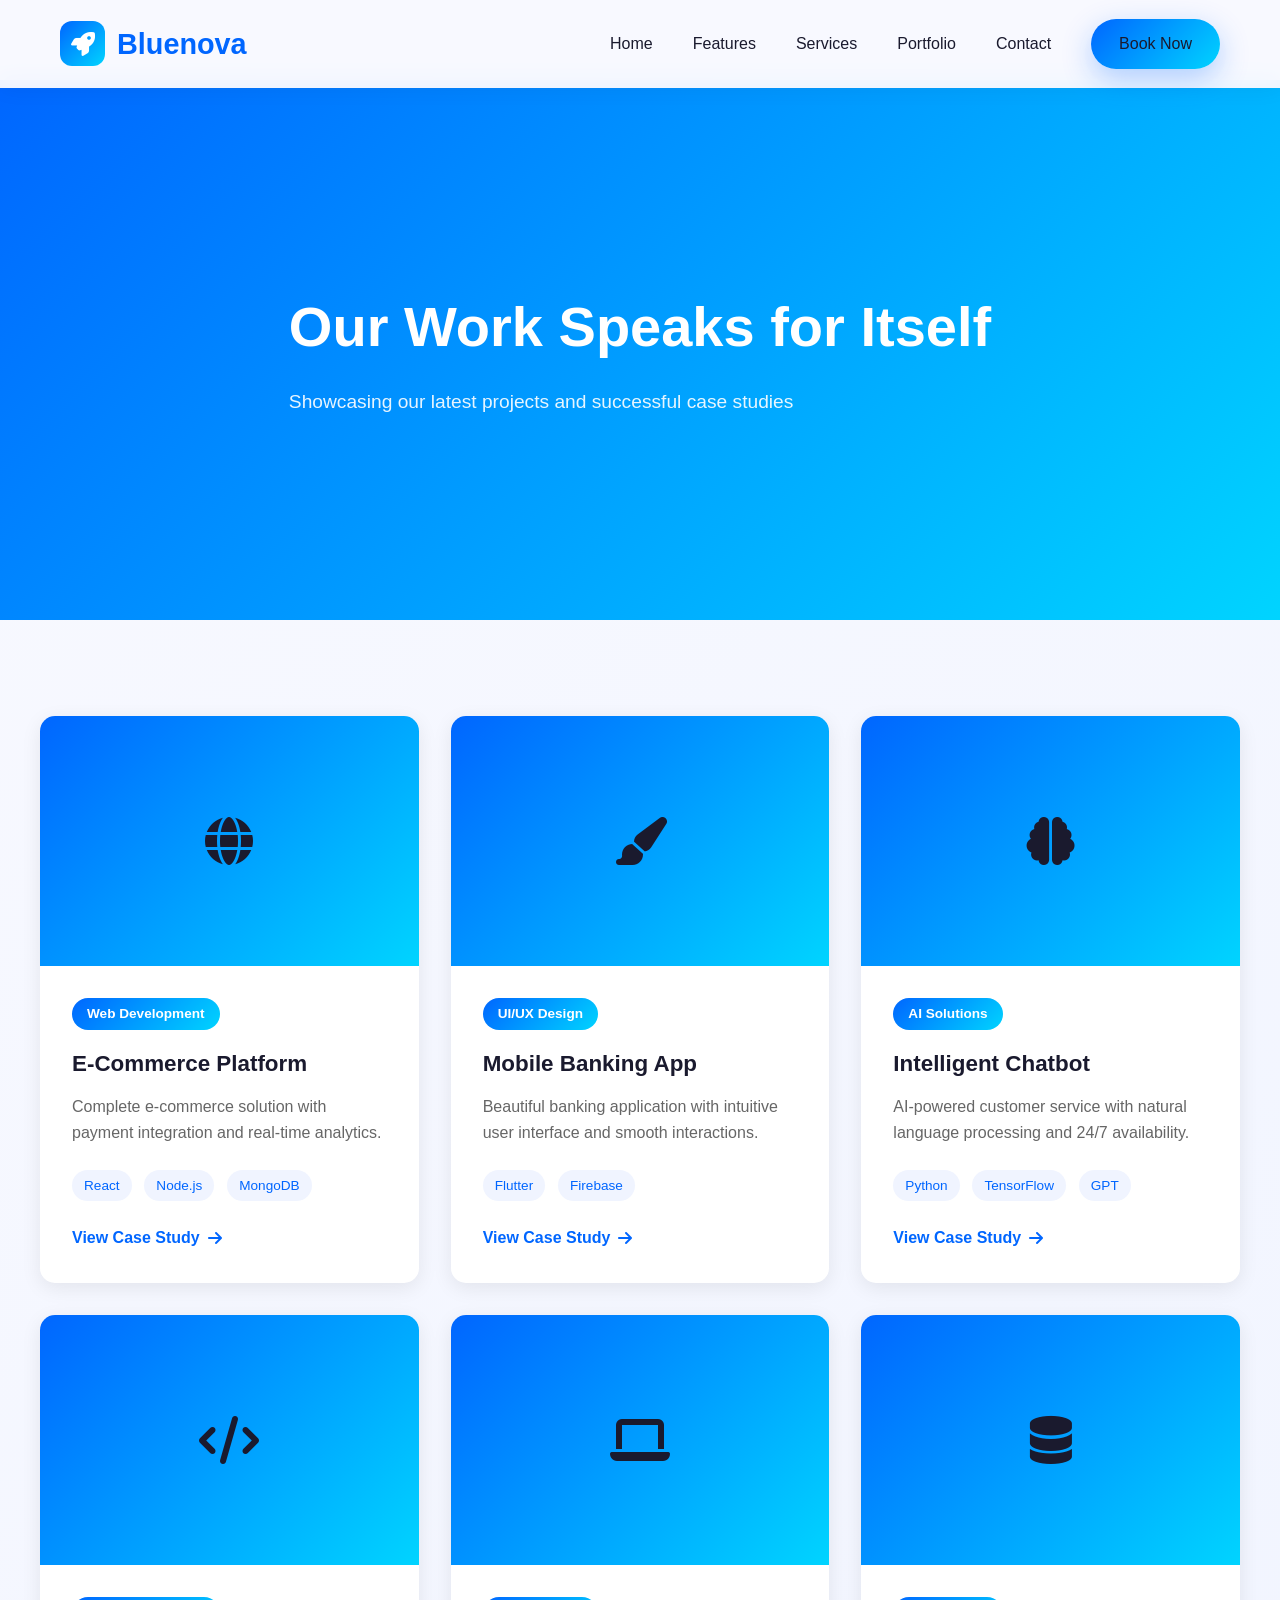
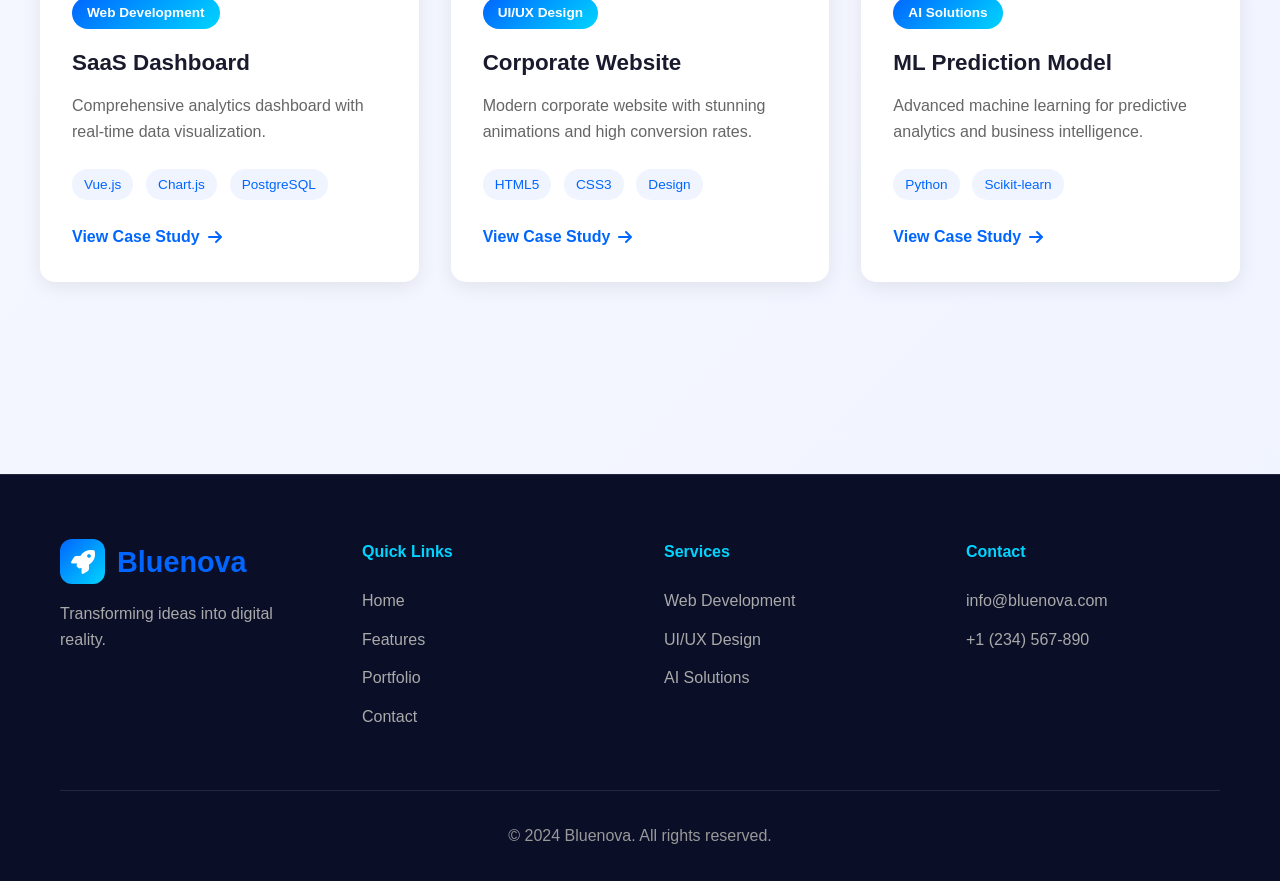
<file: works.html>
<!DOCTYPE html>
<html lang="en">
<head>
  <meta charset="UTF-8">
  <meta name="viewport" content="width=device-width, initial-scale=1.0">
  <meta name="description" content="Bluenova Portfolio - Showcase of our latest projects and case studies">
  <link href="https://fonts.googleapis.com/css2?family=Poppins:wght@300;400;500;600;700;800;900&family=Inter:wght@300;400;500;600;700&display=swap" rel="stylesheet">
  <link rel="stylesheet" href="https://cdnjs.cloudflare.com/ajax/libs/font-awesome/6.4.0/css/all.min.css">
  <link rel="stylesheet" href="main.css">
  <title>Portfolio - Bluenova Projects</title>
  <style>
    .portfolio-hero {
      margin-top: 80px;
      min-height: 60vh;
      display: flex;
      align-items: center;
      background: linear-gradient(135deg, var(--primary) 0%, var(--accent) 100%);
      color: white;
      position: relative;
      overflow: hidden;
    }
    .portfolio-hero h1 { font-size: 3.5rem; font-weight: 800; margin-bottom: 1rem; animation: slideInUp 0.8s ease-out; }
    .portfolio-hero p { font-size: 1.2rem; animation: slideInUp 0.8s ease-out 0.2s backwards; opacity: 0.9; }
    .filter-buttons { display: flex; gap: 1rem; justify-content: center; flex-wrap: wrap; margin: 3rem 0; }
    .filter-btn { padding: 10px 24px; border: 2px solid var(--primary); background: transparent; color: var(--primary); border-radius: 50px; font-weight: 600; cursor: pointer; transition: all 0.3s ease; }
    .filter-btn.active, .filter-btn:hover { background: var(--primary); color: white; transform: translateY(-3px); }
    .portfolio-grid { display: grid; grid-template-columns: repeat(auto-fit, minmax(320px, 1fr)); gap: 2rem; margin: 3rem 0; }
    .portfolio-item { background: white; border-radius: 15px; overflow: hidden; box-shadow: 0 5px 20px rgba(0, 0, 0, 0.08); transition: all 0.3s cubic-bezier(0.4, 0, 0.2, 1); animation: slideInUp 0.8s ease-out forwards; opacity: 0; }
    .portfolio-item:nth-child(1) { animation-delay: 0.1s; }
    .portfolio-item:nth-child(2) { animation-delay: 0.2s; }
    .portfolio-item:nth-child(3) { animation-delay: 0.3s; }
    .portfolio-item:nth-child(4) { animation-delay: 0.4s; }
    .portfolio-item:nth-child(5) { animation-delay: 0.5s; }
    .portfolio-item:nth-child(6) { animation-delay: 0.6s; }
    .portfolio-item:hover { transform: translateY(-10px); box-shadow: 0 20px 50px rgba(0, 102, 255, 0.15); }
    .portfolio-image { width: 100%; height: 250px; background: linear-gradient(135deg, var(--primary), var(--accent)); display: flex; align-items: center; justify-content: center; font-size: 3rem; }
    .portfolio-content { padding: 2rem; }
    .portfolio-category { display: inline-block; background: linear-gradient(135deg, var(--primary), var(--accent)); color: white; padding: 5px 15px; border-radius: 50px; font-size: 0.85rem; font-weight: 600; margin-bottom: 1rem; }
    .portfolio-item h3 { font-size: 1.4rem; margin-bottom: 0.8rem; color: var(--text-dark); }
    .portfolio-item p { color: #666; line-height: 1.6; margin-bottom: 1.5rem; }
    .portfolio-tech { display: flex; flex-wrap: wrap; gap: 0.8rem; margin-bottom: 1.5rem; }
    .tech-tag { background: #f0f4ff; color: var(--primary); padding: 5px 12px; border-radius: 20px; font-size: 0.85rem; font-weight: 500; }
    .portfolio-link { display: inline-flex; align-items: center; gap: 0.5rem; color: var(--primary); text-decoration: none; font-weight: 600; transition: all 0.3s ease; }
    .portfolio-link:hover { gap: 0.8rem; }
    header { position: fixed; top: 0; width: 100%; background: rgba(248, 249, 255, 0.95); backdrop-filter: blur(10px); z-index: 1000; box-shadow: 0 2px 20px rgba(0, 0, 0, 0.05); }
    header nav { display: flex; justify-content: space-between; align-items: center; padding: 1.2rem 0; }
    .logo { display: flex; align-items: center; gap: 12px; text-decoration: none; color: var(--primary); font-weight: 800; font-size: 1.8rem; }
    .logo-icon { width: 45px; height: 45px; background: linear-gradient(135deg, var(--primary), var(--accent)); border-radius: 12px; display: flex; align-items: center; justify-content: center; color: white; font-size: 1.5rem; }
    header nav ul { display: flex; list-style: none; gap: 2.5rem; align-items: center; }
    header nav a:not(.logo) { color: var(--text-dark); text-decoration: none; font-weight: 500; transition: all 0.3s ease; }
    header nav a:not(.logo):hover { color: var(--primary); }
    .btn { padding: 12px 28px; border-radius: 50px; text-decoration: none; font-weight: 600; display: inline-flex; align-items: center; gap: 8px; transition: all 0.3s ease; border: none; cursor: pointer; }
    .btn-primary { background: linear-gradient(135deg, var(--primary), var(--accent)); color: white; box-shadow: 0 10px 30px rgba(0, 102, 255, 0.3); }
    .btn-primary:hover { transform: translateY(-3px); box-shadow: 0 15px 40px rgba(0, 102, 255, 0.5); }
    .nav-toggle { display: none; flex-direction: column; gap: 6px; background: none; border: none; cursor: pointer; padding: 5px; }
    .nav-toggle span { width: 25px; height: 3px; background: var(--primary); border-radius: 2px; transition: all 0.3s ease; }
    footer { background: var(--dark-bg); color: white; padding: 4rem 0 2rem; border-top: 1px solid rgba(255, 255, 255, 0.1); margin-top: 6rem; }
    .footer-content { display: grid; grid-template-columns: repeat(auto-fit, minmax(250px, 1fr)); gap: 3rem; margin-bottom: 3rem; }
    .footer-section h4 { color: var(--accent); margin-bottom: 1.5rem; }
    .footer-section ul { list-style: none; }
    .footer-section ul li { margin-bottom: 0.8rem; }
    .footer-section a { color: #aaa; text-decoration: none; transition: all 0.3s ease; }
    .footer-section a:hover { color: var(--accent); }
    .footer-bottom { text-align: center; padding-top: 2rem; border-top: 1px solid rgba(255, 255, 255, 0.1); color: #999; }
    @media (max-width: 768px) { .nav-toggle { display: flex; } header nav ul { display: none; position: absolute; top: 70px; left: 0; right: 0; flex-direction: column; background: white; padding: 2rem; gap: 1rem; box-shadow: 0 10px 30px rgba(0, 0, 0, 0.1); } header nav ul.active { display: flex; } .portfolio-hero h1 { font-size: 2rem; } }
  </style>
</head>
<body>

  <header>
    <div class="container">
      <nav>
        <a href="index.html" class="logo"><div class="logo-icon"><i class="fas fa-rocket"></i></div><span>Bluenova</span></a>
        <button class="nav-toggle" id="nav-toggle"><span></span><span></span><span></span></button>
        <ul id="nav-menu">
          <li><a href="index.html">Home</a></li>
          <li><a href="index.html#features">Features</a></li>
          <li><a href="index.html#services">Services</a></li>
          <li><a href="works.html">Portfolio</a></li>
          <li><a href="contact.html">Contact</a></li>
          <li><a href="book.html" class="btn btn-primary">Book Now</a></li>
        </ul>
      </nav>
    </div>
  </header>

  <section class="portfolio-hero">
    <div class="container">
      <h1>Our Work Speaks for Itself</h1>
      <p>Showcasing our latest projects and successful case studies</p>
    </div>
  </section>

  <section class="container" style="padding: 3rem 0;">
    <div class="portfolio-grid">
      <div class="portfolio-item" data-category="web">
        <div class="portfolio-image"><i class="fas fa-globe"></i></div>
        <div class="portfolio-content">
          <span class="portfolio-category">Web Development</span>
          <h3>E-Commerce Platform</h3>
          <p>Complete e-commerce solution with payment integration and real-time analytics.</p>
          <div class="portfolio-tech"><span class="tech-tag">React</span><span class="tech-tag">Node.js</span><span class="tech-tag">MongoDB</span></div>
          <a href="#" class="portfolio-link">View Case Study <i class="fas fa-arrow-right"></i></a>
        </div>
      </div>

      <div class="portfolio-item" data-category="design">
        <div class="portfolio-image"><i class="fas fa-paint-brush"></i></div>
        <div class="portfolio-content">
          <span class="portfolio-category">UI/UX Design</span>
          <h3>Mobile Banking App</h3>
          <p>Beautiful banking application with intuitive user interface and smooth interactions.</p>
          <div class="portfolio-tech"><span class="tech-tag">Flutter</span><span class="tech-tag">Firebase</span></div>
          <a href="#" class="portfolio-link">View Case Study <i class="fas fa-arrow-right"></i></a>
        </div>
      </div>

      <div class="portfolio-item" data-category="ai">
        <div class="portfolio-image"><i class="fas fa-brain"></i></div>
        <div class="portfolio-content">
          <span class="portfolio-category">AI Solutions</span>
          <h3>Intelligent Chatbot</h3>
          <p>AI-powered customer service with natural language processing and 24/7 availability.</p>
          <div class="portfolio-tech"><span class="tech-tag">Python</span><span class="tech-tag">TensorFlow</span><span class="tech-tag">GPT</span></div>
          <a href="#" class="portfolio-link">View Case Study <i class="fas fa-arrow-right"></i></a>
        </div>
      </div>

      <div class="portfolio-item" data-category="web">
        <div class="portfolio-image"><i class="fas fa-code"></i></div>
        <div class="portfolio-content">
          <span class="portfolio-category">Web Development</span>
          <h3>SaaS Dashboard</h3>
          <p>Comprehensive analytics dashboard with real-time data visualization.</p>
          <div class="portfolio-tech"><span class="tech-tag">Vue.js</span><span class="tech-tag">Chart.js</span><span class="tech-tag">PostgreSQL</span></div>
          <a href="#" class="portfolio-link">View Case Study <i class="fas fa-arrow-right"></i></a>
        </div>
      </div>

      <div class="portfolio-item" data-category="design">
        <div class="portfolio-image"><i class="fas fa-laptop"></i></div>
        <div class="portfolio-content">
          <span class="portfolio-category">UI/UX Design</span>
          <h3>Corporate Website</h3>
          <p>Modern corporate website with stunning animations and high conversion rates.</p>
          <div class="portfolio-tech"><span class="tech-tag">HTML5</span><span class="tech-tag">CSS3</span><span class="tech-tag">Design</span></div>
          <a href="#" class="portfolio-link">View Case Study <i class="fas fa-arrow-right"></i></a>
        </div>
      </div>

      <div class="portfolio-item" data-category="ai">
        <div class="portfolio-image"><i class="fas fa-database"></i></div>
        <div class="portfolio-content">
          <span class="portfolio-category">AI Solutions</span>
          <h3>ML Prediction Model</h3>
          <p>Advanced machine learning for predictive analytics and business intelligence.</p>
          <div class="portfolio-tech"><span class="tech-tag">Python</span><span class="tech-tag">Scikit-learn</span></div>
          <a href="#" class="portfolio-link">View Case Study <i class="fas fa-arrow-right"></i></a>
        </div>
      </div>
    </div>
  </section>

  <footer>
    <div class="container">
      <div class="footer-content">
        <div class="footer-section">
          <div class="logo"><div class="logo-icon"><i class="fas fa-rocket"></i></div><span>Bluenova</span></div>
          <p style="color: #aaa; margin-top: 1rem;">Transforming ideas into digital reality.</p>
        </div>
        <div class="footer-section">
          <h4>Quick Links</h4>
          <ul>
            <li><a href="index.html">Home</a></li>
            <li><a href="index.html#features">Features</a></li>
            <li><a href="works.html">Portfolio</a></li>
            <li><a href="contact.html">Contact</a></li>
          </ul>
        </div>
        <div class="footer-section">
          <h4>Services</h4>
          <ul>
            <li><a href="#">Web Development</a></li>
            <li><a href="#">UI/UX Design</a></li>
            <li><a href="#">AI Solutions</a></li>
          </ul>
        </div>
        <div class="footer-section">
          <h4>Contact</h4>
          <ul style="list-style: none;">
            <li><a href="mailto:info@bluenova.com">info@bluenova.com</a></li>
            <li><a href="tel:+1234567890">+1 (234) 567-890</a></li>
          </ul>
        </div>
      </div>
      <div class="footer-bottom">
        <p>&copy; 2024 Bluenova. All rights reserved.</p>
      </div>
    </div>
  </footer>

  <script>
    const navToggle = document.getElementById('nav-toggle');
    const navMenu = document.getElementById('nav-menu');
    
    navToggle.addEventListener('click', () => {
      navMenu.classList.toggle('active');
    });
    
    navMenu.querySelectorAll('a').forEach(link => {
      link.addEventListener('click', () => {
        navMenu.classList.remove('active');
      });
    });
  </script>
  <script src="main.js"></script>
</body>
</html>
</file>
<file: main.css>
/* ====================================
   ADVANCED CSS ANIMATIONS & STYLING
   ==================================== */

* {
  margin: 0;
  padding: 0;
  box-sizing: border-box;
}

:root {
  --primary: #0066ff;
  --secondary: #ff6b6b;
  --accent: #00d4ff;
  --dark-bg: #0a0e27;
  --light-bg: #f8f9ff;
  --text-dark: #1a1a2e;
  --text-light: #f1f1f1;
  --border-color: #e0e0ff;
}

body {
  font-family: 'Segoe UI', Tahoma, Geneva, Verdana, sans-serif;
  background: linear-gradient(135deg, var(--light-bg) 0%, #f0f4ff 100%);
  color: var(--text-dark);
  line-height: 1.6;
  animation: fadeInPage 0.8s ease-out;
}

/* ====== CONTAINER CLASS ====== */
.container {
  max-width: 1200px;
  margin: 0 auto;
  padding: 0 20px;
}

/* ====== PAGE LOAD ANIMATION ====== */
@keyframes fadeInPage {
  from {
    opacity: 0;
    transform: translateY(20px);
  }
  to {
    opacity: 1;
    transform: translateY(0);
  }
}

/* ====== SMOOTH SCROLL BEHAVIOR ====== */
html {
  scroll-behavior: smooth;
}

/* ====== GRADIENT TEXT ANIMATION ====== */
@keyframes gradientShift {
  0%, 100% {
    background-position: 0% 50%;
  }
  50% {
    background-position: 100% 50%;
  }
}

.gradient-text {
  background: linear-gradient(90deg, var(--primary), var(--accent), var(--secondary), var(--primary));
  background-size: 300% 300%;
  -webkit-background-clip: text;
  -webkit-text-fill-color: transparent;
  background-clip: text;
  animation: gradientShift 3s ease infinite;
}

/* ====== FLOATING ANIMATION ====== */
@keyframes float {
  0%, 100% {
    transform: translateY(0px) rotate(0deg);
  }
  50% {
    transform: translateY(-20px) rotate(1deg);
  }
}

.float {
  animation: float 3s ease-in-out infinite;
}

/* ====== PULSE ANIMATION ====== */
@keyframes pulse {
  0% {
    box-shadow: 0 0 0 0 rgba(0, 102, 255, 0.7);
  }
  70% {
    box-shadow: 0 0 0 20px rgba(0, 102, 255, 0);
  }
  100% {
    box-shadow: 0 0 0 0 rgba(0, 102, 255, 0);
  }
}

.pulse {
  animation: pulse 2s infinite;
}

/* ====== BOUNCE ANIMATION ====== */
@keyframes bounce {
  0%, 100% {
    transform: translateY(0);
  }
  50% {
    transform: translateY(-15px);
  }
}

.bounce {
  animation: bounce 2s ease-in-out infinite;
}

/* ====== SHIMMER LOADING ANIMATION ====== */
@keyframes shimmer {
  0% {
    background-position: -1000px 0;
  }
  100% {
    background-position: 1000px 0;
  }
}

.shimmer {
  background: linear-gradient(90deg, #f0f0f0 25%, #e0e0e0 50%, #f0f0f0 75%);
  background-size: 1000px 100%;
  animation: shimmer 2s infinite;
}

/* ====== SLIDE IN ANIMATIONS ====== */
@keyframes slideInLeft {
  from {
    opacity: 0;
    transform: translateX(-50px);
  }
  to {
    opacity: 1;
    transform: translateX(0);
  }
}

@keyframes slideInRight {
  from {
    opacity: 0;
    transform: translateX(50px);
  }
  to {
    opacity: 1;
    transform: translateX(0);
  }
}

@keyframes slideInUp {
  from {
    opacity: 0;
    transform: translateY(50px);
  }
  to {
    opacity: 1;
    transform: translateY(0);
  }
}

.slide-in-left {
  animation: slideInLeft 0.6s ease-out;
}

.slide-in-right {
  animation: slideInRight 0.6s ease-out;
}

.slide-in-up {
  animation: slideInUp 0.6s ease-out;
}

/* ====== ROTATE ANIMATIONS ====== */
@keyframes spin {
  0% {
    transform: rotate(0deg);
  }
  100% {
    transform: rotate(360deg);
  }
}

@keyframes rotateSlow {
  0% {
    transform: rotate(0deg);
  }
  100% {
    transform: rotate(360deg);
  }
}

.spin {
  animation: spin 2s linear infinite;
}

.rotate-slow {
  animation: rotateSlow 8s linear infinite;
}

/* ====== SCALE ANIMATIONS ====== */
@keyframes scaleUp {
  from {
    opacity: 0;
    transform: scale(0.95);
  }
  to {
    opacity: 1;
    transform: scale(1);
  }
}

@keyframes scaleHover {
  0%, 100% {
    transform: scale(1);
  }
  50% {
    transform: scale(1.05);
  }
}

.scale-up {
  animation: scaleUp 0.5s ease-out;
}

/* ====== 3D FLIP ANIMATION ====== */
@keyframes flip3d {
  0% {
    transform: perspective(1000px) rotateY(0deg);
  }
  100% {
    transform: perspective(1000px) rotateY(360deg);
  }
}

.flip-3d {
  animation: flip3d 1s ease-in-out infinite;
}

/* ====== WAVE ANIMATION ====== */
@keyframes wave {
  0%, 100% {
    transform: translateY(0);
  }
  25% {
    transform: translateY(-10px);
  }
  50% {
    transform: translateY(0);
  }
  75% {
    transform: translateY(-5px);
  }
}

.wave {
  animation: wave 1s ease-in-out infinite;
}

/* ====== BLUR FADE ANIMATION ====== */
@keyframes blurFade {
  0% {
    filter: blur(10px);
    opacity: 0;
  }
  100% {
    filter: blur(0);
    opacity: 1;
  }
}

.blur-fade {
  animation: blurFade 1s ease-out;
}

/* ====== GLOW ANIMATION ====== */
@keyframes glow {
  0%, 100% {
    text-shadow: 0 0 5px rgba(0, 102, 255, 0.5);
    box-shadow: 0 0 10px rgba(0, 102, 255, 0.3);
  }
  50% {
    text-shadow: 0 0 20px rgba(0, 102, 255, 0.8);
    box-shadow: 0 0 25px rgba(0, 102, 255, 0.6);
  }
}

.glow {
  animation: glow 2s ease-in-out infinite;
}

/* ====== NEON GLOW ====== */
@keyframes neonGlow {
  0%, 19%, 21%, 100% {
    text-shadow: 0 0 10px #0ff, 0 0 20px #0ff, 0 0 30px #0ff;
  }
  20% {
    text-shadow: none;
  }
}

.neon-glow {
  color: #0ff;
  animation: neonGlow 1.5s infinite;
  font-weight: bold;
}

/* ====== PARALLAX EFFECT ====== */
.parallax {
  position: relative;
  overflow: hidden;
  background-attachment: fixed;
  background-position: center;
  background-repeat: no-repeat;
  background-size: cover;
}

/* ====== GRADIENT ANIMATION ====== */
@keyframes gradientAnimation {
  0% {
    background-position: 0% 50%;
  }
  50% {
    background-position: 100% 50%;
  }
  100% {
    background-position: 0% 50%;
  }
}

.gradient-animated {
  background: linear-gradient(-45deg, var(--primary), var(--secondary), var(--accent), #ff9f43);
  background-size: 300% 300%;
  animation: gradientAnimation 8s ease infinite;
}

/* ====== HOVER EFFECTS ====== */
button, a.btn, .card, .interactive-element {
  transition: all 0.3s cubic-bezier(0.4, 0, 0.2, 1);
}

button:hover, a.btn:hover {
  transform: translateY(-3px);
  box-shadow: 0 10px 25px rgba(0, 0, 0, 0.15);
}

.card:hover {
  transform: translateY(-5px) scale(1.02);
  box-shadow: 0 15px 40px rgba(0, 102, 255, 0.15);
}

/* ====== BUTTON STYLES WITH ANIMATION ====== */
.btn-primary {
  background: linear-gradient(135deg, var(--primary) 0%, var(--accent) 100%);
  color: white;
  padding: 12px 30px;
  border: none;
  border-radius: 50px;
  font-weight: 600;
  cursor: pointer;
  position: relative;
  overflow: hidden;
  animation: slideInUp 0.6s ease-out;
}

.btn-primary::before {
  content: '';
  position: absolute;
  top: 0;
  left: -100%;
  width: 100%;
  height: 100%;
  background: linear-gradient(90deg, transparent, rgba(255,255,255,0.3), transparent);
  animation: shimmerShine 3s infinite;
}

@keyframes shimmerShine {
  0% {
    left: -100%;
  }
  100% {
    left: 100%;
  }
}

/* ====== SMOOTH TRANSITIONS ====== */
@keyframes fadeIn {
  from {
    opacity: 0;
  }
  to {
    opacity: 1;
  }
}

@keyframes fadeOut {
  from {
    opacity: 1;
  }
  to {
    opacity: 0;
  }
}

.fade-in {
  animation: fadeIn 0.8s ease-in-out;
}

.fade-out {
  animation: fadeOut 0.8s ease-in-out;
}

/* ====== STAGGERED ANIMATION ====== */
.stagger-item {
  animation: slideInUp 0.6s ease-out forwards;
  opacity: 0;
}

.stagger-item:nth-child(1) { animation-delay: 0.1s; }
.stagger-item:nth-child(2) { animation-delay: 0.2s; }
.stagger-item:nth-child(3) { animation-delay: 0.3s; }
.stagger-item:nth-child(4) { animation-delay: 0.4s; }
.stagger-item:nth-child(5) { animation-delay: 0.5s; }

/* ====== FORM INPUT ANIMATIONS ====== */
input, textarea, select {
  transition: all 0.3s ease;
  border: 2px solid var(--border-color);
  border-radius: 8px;
  padding: 12px;
  font-size: 1rem;
}

input:focus, textarea:focus, select:focus {
  outline: none;
  border-color: var(--primary);
  box-shadow: 0 0 0 3px rgba(0, 102, 255, 0.1);
  transform: scale(1.02);
}

/* ====== SMOOTH UNDERLINE ANIMATION ====== */
.underline-animation {
  position: relative;
  display: inline-block;
}

.underline-animation::after {
  content: '';
  position: absolute;
  width: 0;
  height: 2px;
  bottom: -5px;
  left: 0;
  background: var(--primary);
  animation: expandWidth 0.4s ease-out forwards;
}

@keyframes expandWidth {
  to {
    width: 100%;
  }
}

/* ====== COUNTER ANIMATION ====== */
@keyframes countUp {
  from {
    counter-increment: count 0;
  }
  to {
    counter-increment: count var(--target);
  }
}

.counter {
  animation: countUp 2s ease-out;
}

/* ====== BLOB ANIMATION ====== */
@keyframes blobAnimation {
  0%, 100% {
    transform: translate(0, 0) scale(1);
  }
  25% {
    transform: translate(20px, -50px) scale(1.1);
  }
  50% {
    transform: translate(-20px, 20px) scale(0.9);
  }
  75% {
    transform: translate(50px, 50px) scale(1.05);
  }
}

.blob {
  animation: blobAnimation 7s infinite;
  border-radius: 30% 70% 70% 30% / 30% 30% 70% 70%;
}

/* ====== SKEW ANIMATION ====== */
@keyframes skewLeft {
  to {
    transform: skewX(-10deg);
  }
}

@keyframes skewRight {
  to {
    transform: skewX(10deg);
  }
}

.skew-left {
  animation: skewLeft 0.6s ease-out forwards;
}

.skew-right {
  animation: skewRight 0.6s ease-out forwards;
}

/* ====== MORPH ANIMATION ====== */
@keyframes morph {
  0% {
    border-radius: 60% 40% 30% 70% / 60% 30% 70% 40%;
  }
  50% {
    border-radius: 30% 60% 70% 40% / 50% 60% 30% 60%;
  }
  100% {
    border-radius: 60% 40% 30% 70% / 60% 30% 70% 40%;
  }
}

.morph {
  animation: morph 4s ease-in-out infinite;
}

/* ====== LETTER SPACING ANIMATION ====== */
@keyframes letterSpacing {
  from {
    letter-spacing: -0.5em;
    opacity: 0;
  }
  to {
    letter-spacing: normal;
    opacity: 1;
  }
}

.letter-spacing {
  animation: letterSpacing 0.5s ease-out;
}

/* ====== LINE DRAWING ANIMATION ====== */
svg line, svg path {
  stroke-dasharray: 1000;
  stroke-dashoffset: 1000;
  animation: drawLine 2s ease-in forwards;
}

@keyframes drawLine {
  to {
    stroke-dashoffset: 0;
  }
}

/* ====== RESPONSIVE ADJUSTMENTS ====== */
@media (max-width: 768px) {
  .float {
    animation: float 2s ease-in-out infinite;
  }

  .stagger-item {
    animation-delay: 0 !important;
  }

  .parallax {
    background-attachment: scroll;
  }
}

/* ====== DARK MODE SUPPORT ====== */
@media (prefers-color-scheme: dark) {
  body {
    background: linear-gradient(135deg, var(--dark-bg) 0%, #1a1f3a 100%);
    color: var(--text-light);
  }

  input, textarea, select {
    background: #1a1f3a;
    color: var(--text-light);
    border-color: #2d3a5c;
  }
}

/* ====== REDUCED MOTION SUPPORT ====== */
@media (prefers-reduced-motion: reduce) {
  * {
    animation-duration: 0.01ms !important;
    animation-iteration-count: 1 !important;
    transition-duration: 0.01ms !important;
  }
}
</file>
